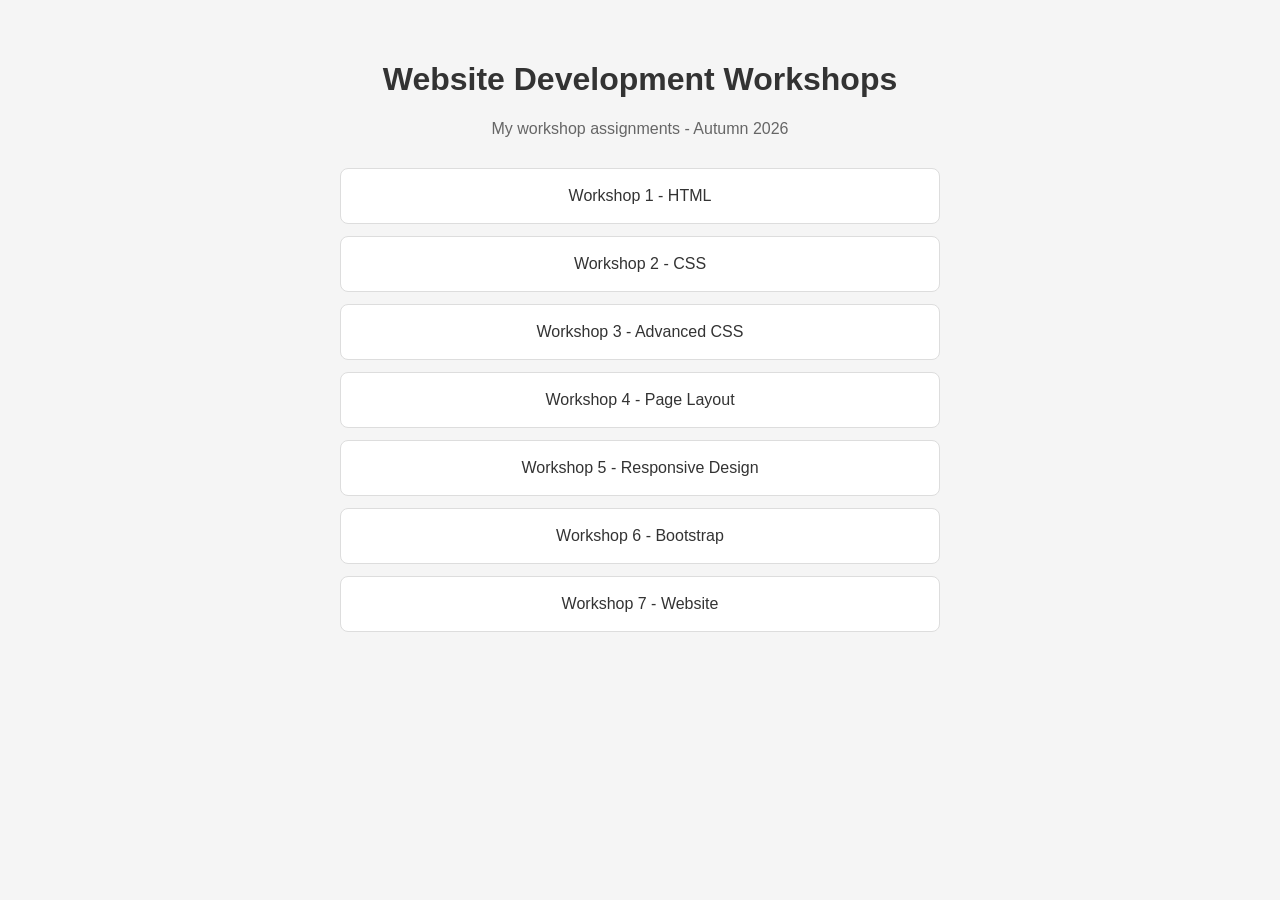
<file: index.html>
<!DOCTYPE html>
<html lang="en">
<head>
    <meta charset="UTF-8">
    <meta name="viewport" content="width=device-width, initial-scale=1.0">
    <title>Website Development Workshops</title>

    <style>
        body {
            font-family: Arial, sans-serif;
            background-color: #f5f5f5;
            margin: 0;
            padding: 40px 20px;
            text-align: center;
        }

        h1 {
            color: #333;
        }

        p {
            color: #666;
        }

        .container {
            max-width: 600px;
            margin: 30px auto;
        }

        a {
            display: block;
            background-color: white;
            color: #333;
            padding: 18px;
            margin: 12px 0;
            border-radius: 8px;
            text-decoration: none;
            border: 1px solid #ddd;
        }

        a:hover {
            background-color: #e8e8e8;
        }
    </style>
</head>

<body>
    <h1>Website Development Workshops</h1>
    <p>My workshop assignments - Autumn 2026</p>

    <div class="container">
        <a href="WS_01/index.html">Workshop 1 - HTML</a>
        <a href="WS_02/index.html">Workshop 2 - CSS</a>
        <a href="WS_03/index.html">Workshop 3 - Advanced CSS</a>
        <a href="WS_04/index.html">Workshop 4 - Page Layout</a>
        <a href="WS_05/index.html">Workshop 5 - Responsive Design</a>
        <a href="WS_06/index.html">Workshop 6 - Bootstrap</a>
        <a href="WS_07/index.html">Workshop 7 - Website</a>
    </div>
</body>
</html>
</file>
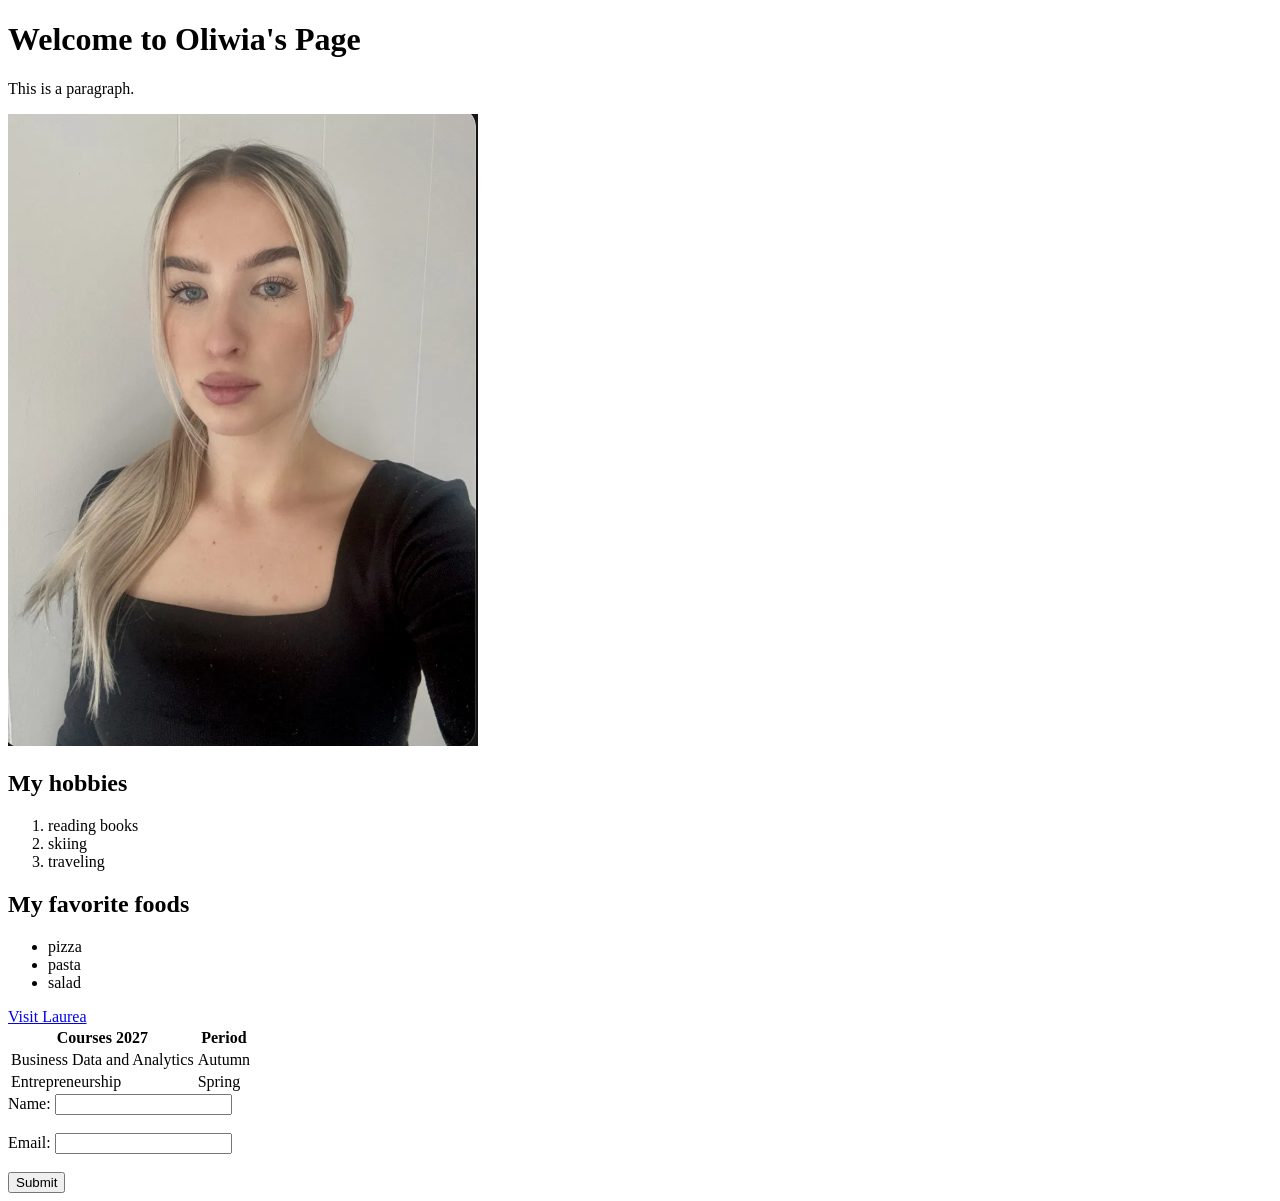
<file: WS_01/index.html>
<!DOCTYPE html>
    <html>
    <head>
        <title>My First HTML Page</title>
    </head>
    <body>
        <h1>Welcome to Oliwia's Page</h1>
        <p>This is a paragraph.</p>
        <img src="mypicture.jpg" alt="Description of image">

        <h2>My hobbies</h2>
    <ol>
        <li>reading books</li>
        <li>skiing</li>
        <li>traveling</li>
    </ol>
    
    <h2>My favorite foods</h2>
    <ul>
        <li>pizza</li>
        <li>pasta</li>
        <li>salad</li>
    </ul>

    <a href="https://www.laurea.fi">Visit Laurea</a>

    <table>
    <tr>
        <th>Courses 2027</th>
        <th>Period</th>
    </tr>
    <tr>
        <td>Business Data and Analytics</td>
        <td>Autumn</td>
    </tr>
    <tr>
        <td>Entrepreneurship</td>
        <td>Spring</td>
    </tr>
    </table>

    <form>
    <label for="name">Name:</label>
    <input type="text" id="name" name="name"><br><br>
    <label for="email">Email:</label>
    <input type="email" id="email" name="email"><br><br>
    <input type="submit" value="Submit">
    </form>


    </body>
    </html>
</file>
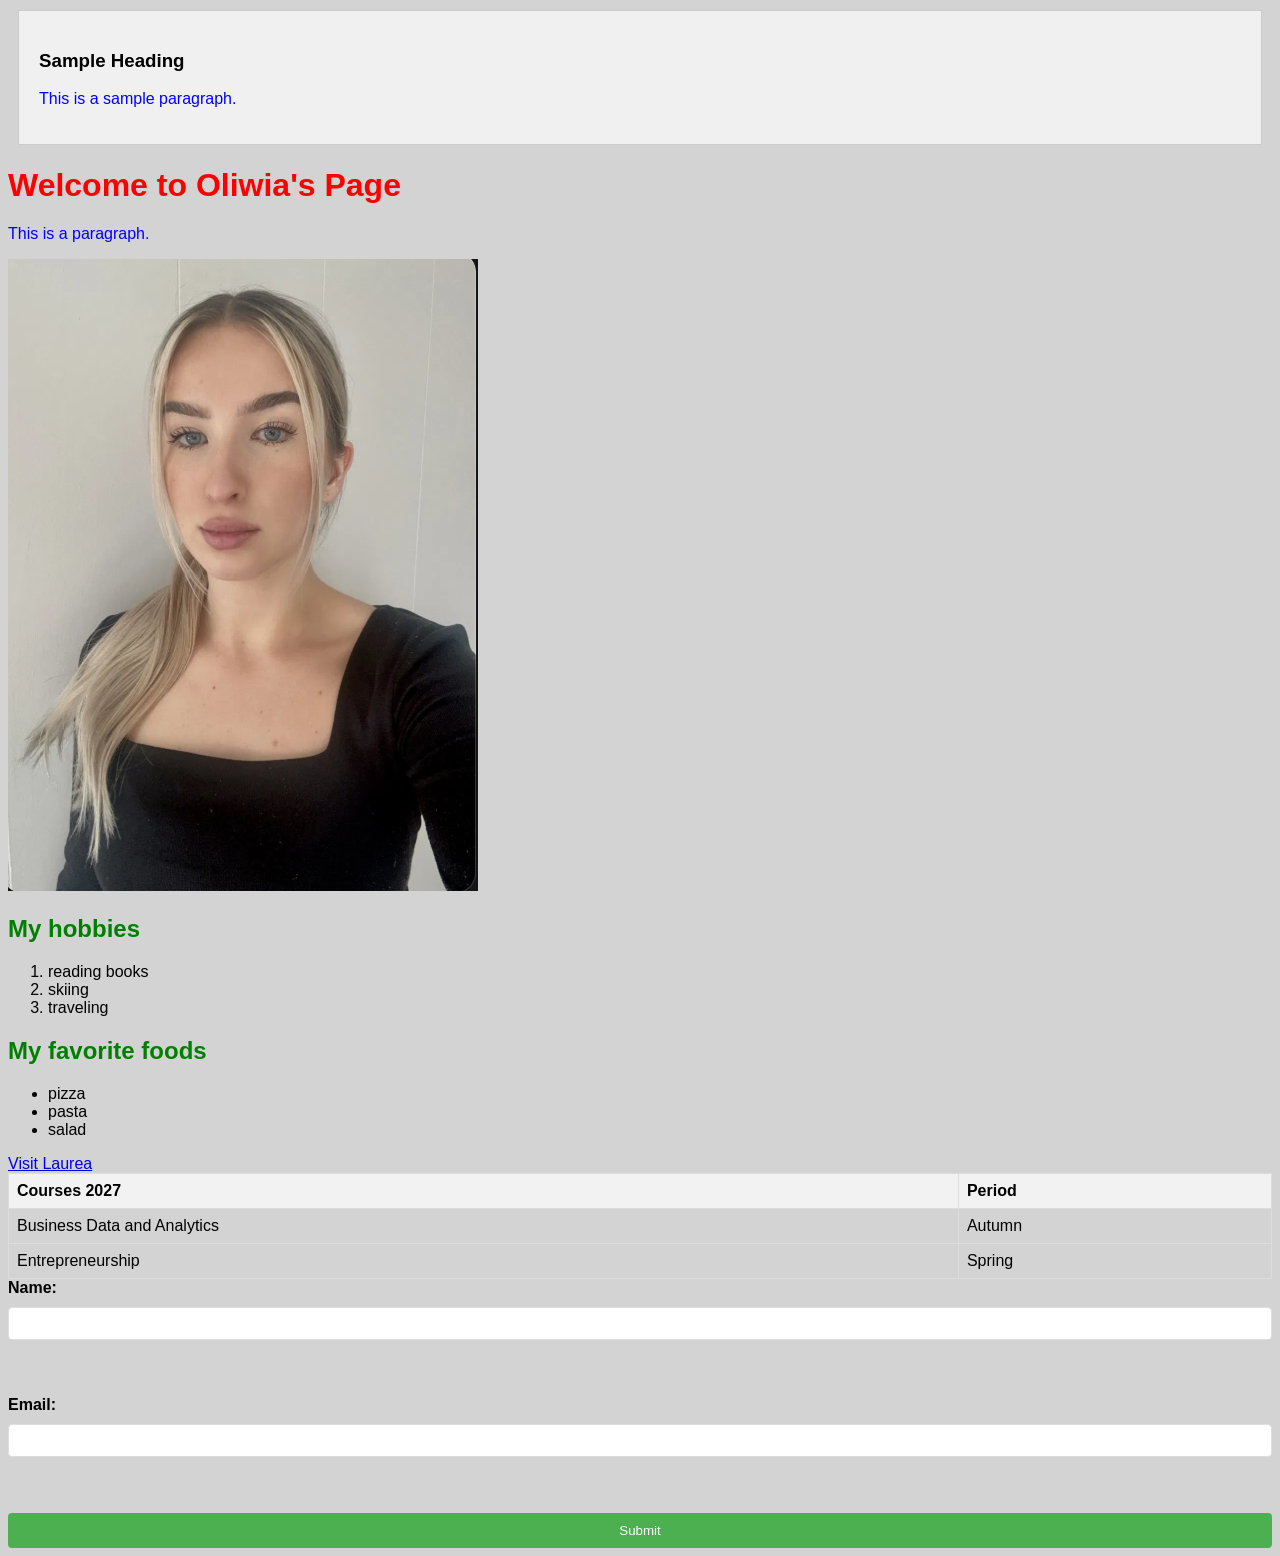
<file: WS_02/index.html>
<!DOCTYPE html>
    <html>
    <head>
        <title>My First HTML Page</title>
        <link rel="stylesheet" href="styles.css">

        <style>
            h2 {
                color: green;
        }
    </style>
    </head>
    <body>
        <div class="content-box">
             <h3>Sample Heading</h3>
            <p>This is a sample paragraph.</p>
        </div>
        <h1 style="color: red;">Welcome to Oliwia's Page</h1>
        <p>This is a paragraph.</p>
        <img src="mypicture.jpg" alt="Description of image">

        <h2>My hobbies</h2>
    <ol>
        <li>reading books</li>
        <li>skiing</li>
        <li>traveling</li>
    </ol>
    
    <h2>My favorite foods</h2>
    <ul>
        <li>pizza</li>
        <li>pasta</li>
        <li>salad</li>
    </ul>

    <a href="https://www.laurea.fi">Visit Laurea</a>

    <table>
    <tr>
        <th>Courses 2027</th>
        <th>Period</th>
    </tr>
    <tr>
        <td>Business Data and Analytics</td>
        <td>Autumn</td>
    </tr>
    <tr>
        <td>Entrepreneurship</td>
        <td>Spring</td>
    </tr>
    </table>

    <form>
    <label for="name">Name:</label>
    <input type="text" id="name" name="name"><br><br>
    <label for="email">Email:</label>
    <input type="email" id="email" name="email"><br><br>
    <input type="submit" value="Submit">
    </form>


    </body>
    </html>
</file>
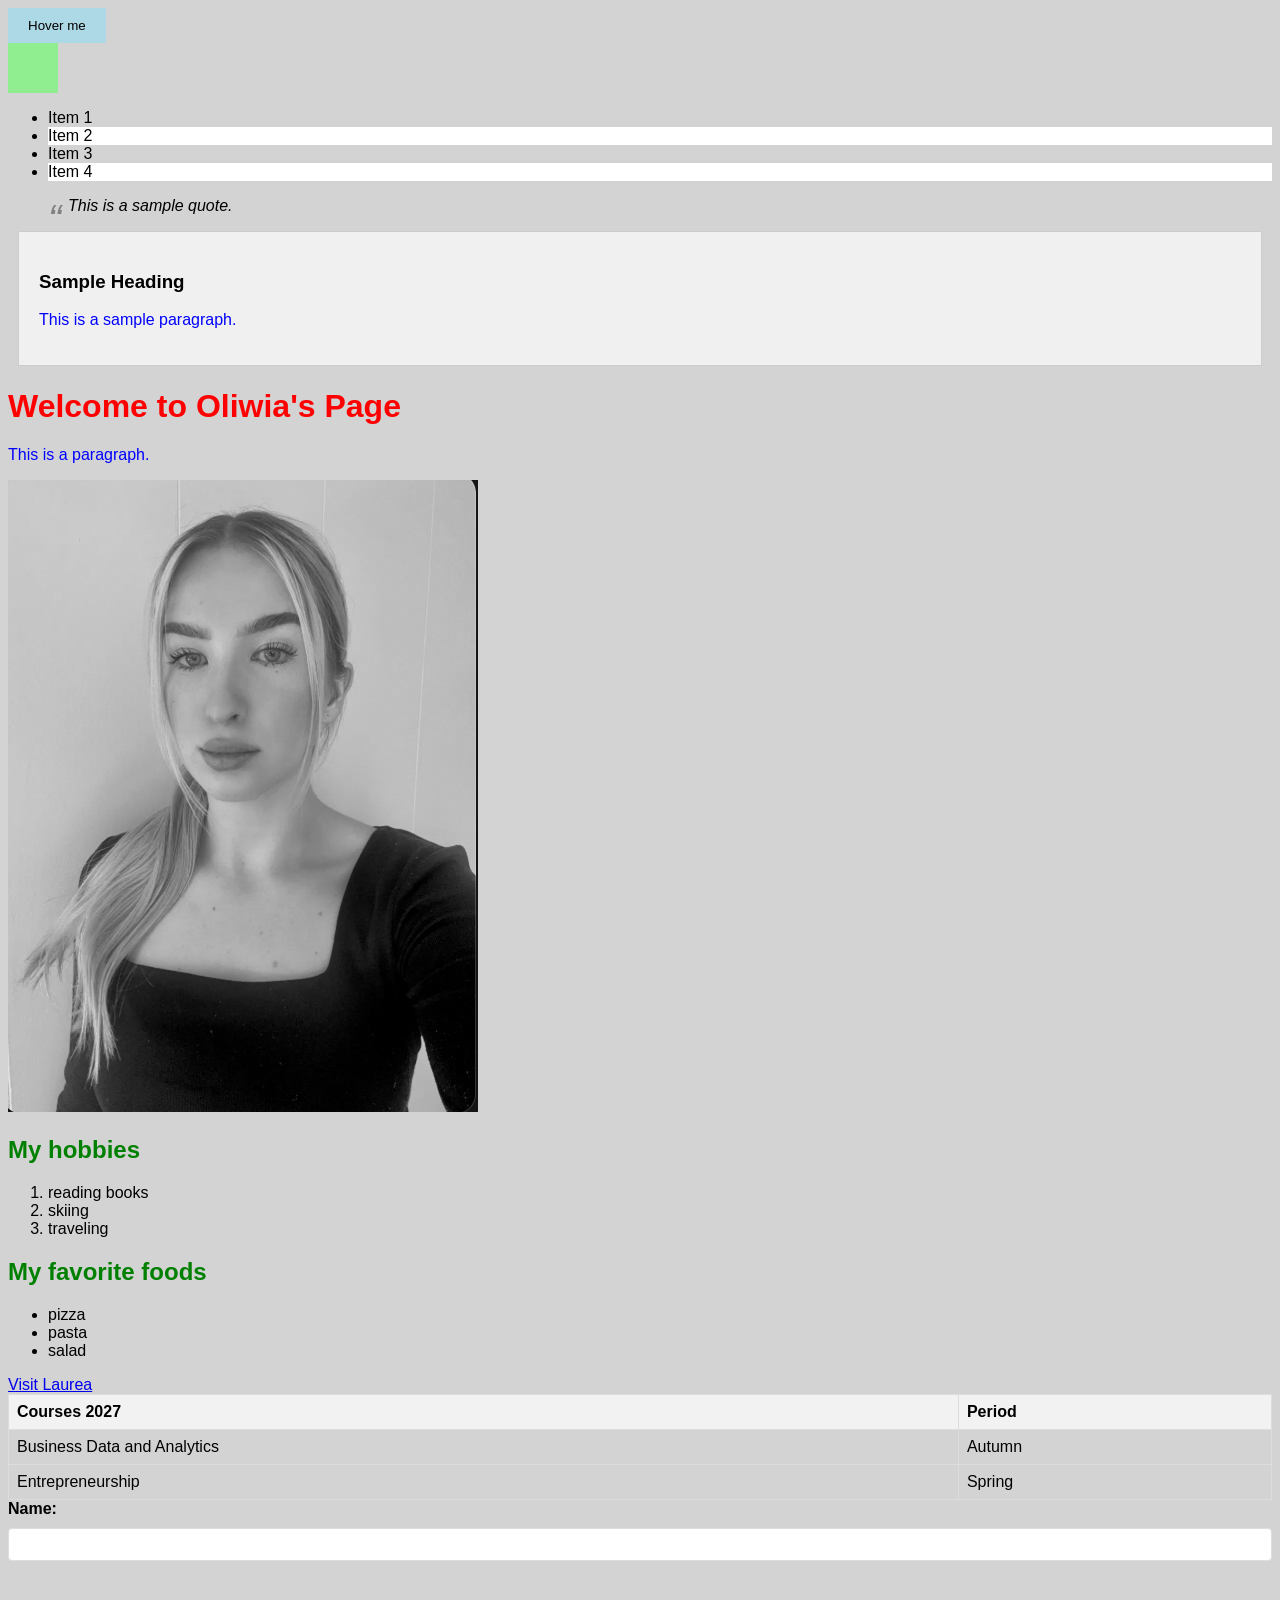
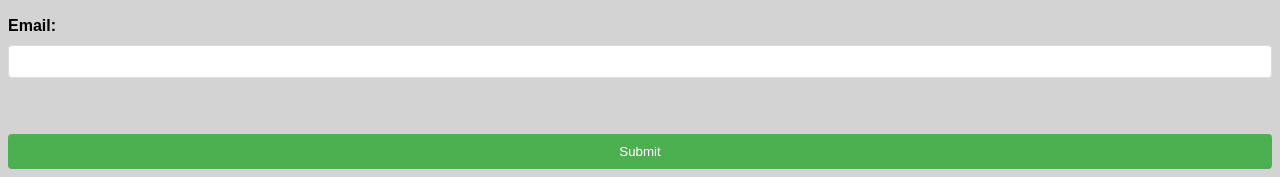
<file: WS_03/index.html>
<!DOCTYPE html>
    <html>
    <head>
        <title>My First HTML Page</title>
        <link rel="stylesheet" href="styles.css">

        <style>
            h2 {
                color: green;
        }
    </style>
    </head>
    <body>
        <button class="transition-button">Hover me</button>

        <div class="animation-box"></div>
        <ul class="pseudo-list">
            <li>Item 1</li>
            <li>Item 2</li>
            <li>Item 3</li>
            <li>Item 4</li>
        </ul>
        <blockquote class="quote">
             This is a sample quote.
        </blockquote>
        
        <div class="content-box">
             <h3>Sample Heading</h3>
            <p>This is a sample paragraph.</p>
        </div>
        <h1 style="color: red;">Welcome to Oliwia's Page</h1>
        <p>This is a paragraph.</p>
        <img src="mypicture.jpg" alt="Description of image" class="filter-image">

        <h2>My hobbies</h2>
    <ol>
        <li>reading books</li>
        <li>skiing</li>
        <li>traveling</li>
    </ol>
    
    <h2>My favorite foods</h2>
    <ul>
        <li>pizza</li>
        <li>pasta</li>
        <li>salad</li>
    </ul>

    <a href="https://www.laurea.fi">Visit Laurea</a>

    <table>
    <tr>
        <th>Courses 2027</th>
        <th>Period</th>
    </tr>
    <tr>
        <td>Business Data and Analytics</td>
        <td>Autumn</td>
    </tr>
    <tr>
        <td>Entrepreneurship</td>
        <td>Spring</td>
    </tr>
    </table>

    <form>
    <label for="name">Name:</label>
    <input type="text" id="name" name="name"><br><br>
    <label for="email">Email:</label>
    <input type="email" id="email" name="email"><br><br>
    <input type="submit" value="Submit">
    </form>


    </body>
    </html>
</file>
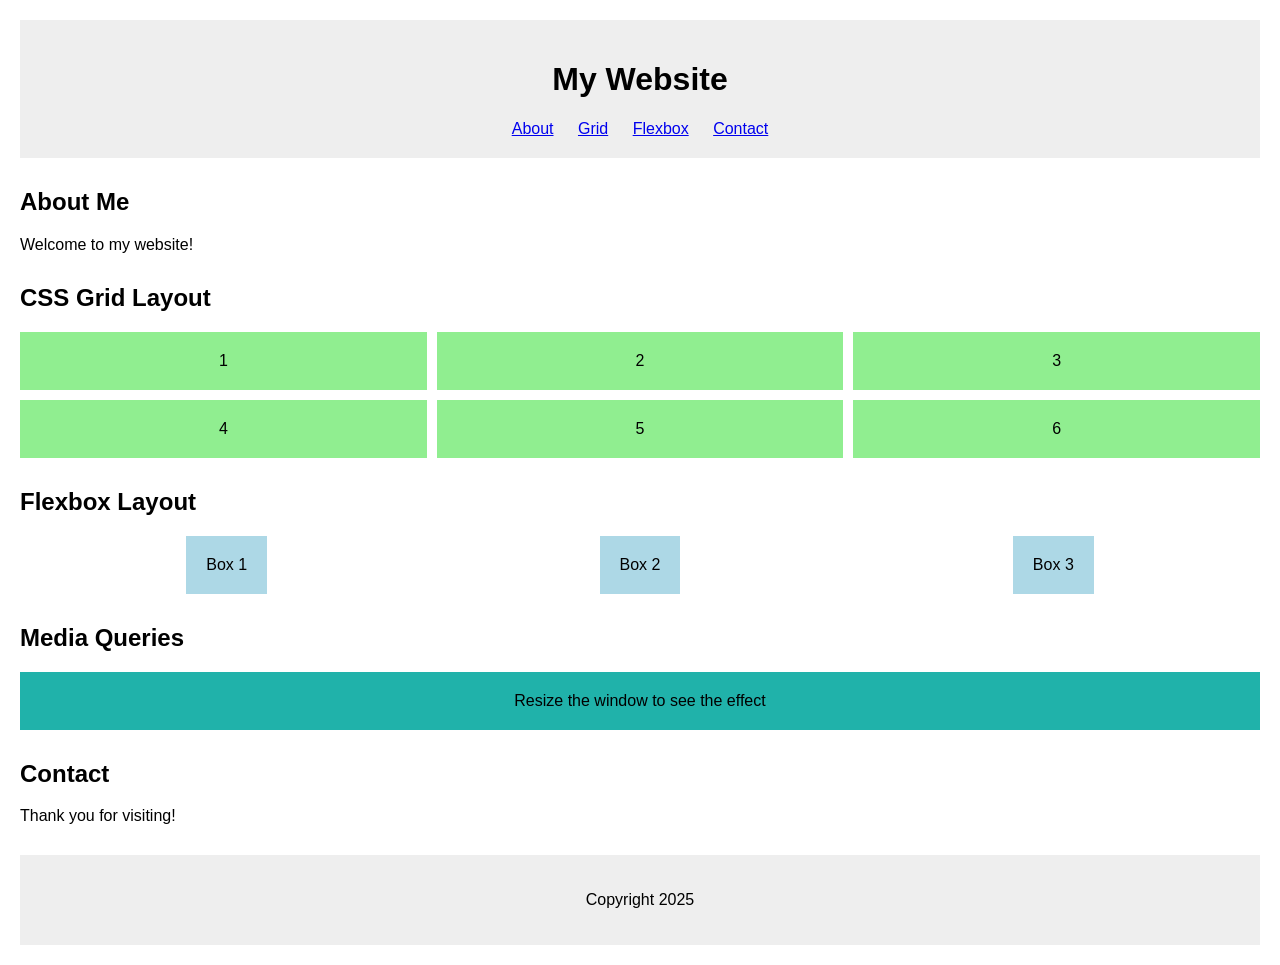
<file: WS_04/index.html>
<!DOCTYPE html>
<html lang="en">
<head>
  <meta charset="UTF-8">
  <meta name="viewport" content="width=device-width, initial-scale=1.0">
  <title>Workshop 4 - Page Layout</title>
  <link rel="stylesheet" href="style.css">
</head>
<body>

  <header>
    <h1>My Website</h1>
    <nav>
      <a href="#about">About</a>
      <a href="#grid">Grid</a>
      <a href="#flexbox">Flexbox</a>
      <a href="#contact">Contact</a>
    </nav>
  </header>

  <main>
    <section id="about">
      <h2>About Me</h2>
      <p>Welcome to my website!</p>
    </section>

    <section id="grid">
      <h2>CSS Grid Layout</h2>
      <div class="grid-container">
        <div class="grid-item">1</div>
        <div class="grid-item">2</div>
        <div class="grid-item">3</div>
        <div class="grid-item">4</div>
        <div class="grid-item">5</div>
        <div class="grid-item">6</div>
      </div>
    </section>

    <section id="flexbox">
      <h2>Flexbox Layout</h2>
      <div class="flex-container">
        <div class="box">Box 1</div>
        <div class="box">Box 2</div>
        <div class="box">Box 3</div>
      </div>
    </section>

    <section>
      <h2>Media Queries</h2>
      <div class="responsive-box">
        Resize the window to see the effect
      </div>
    </section>

    <section id="contact">
      <h2>Contact</h2>
      <p>Thank you for visiting!</p>
    </section>
  </main>

  <footer>
    <p>Copyright 2025</p>
  </footer>

</body>
</html>
</file>
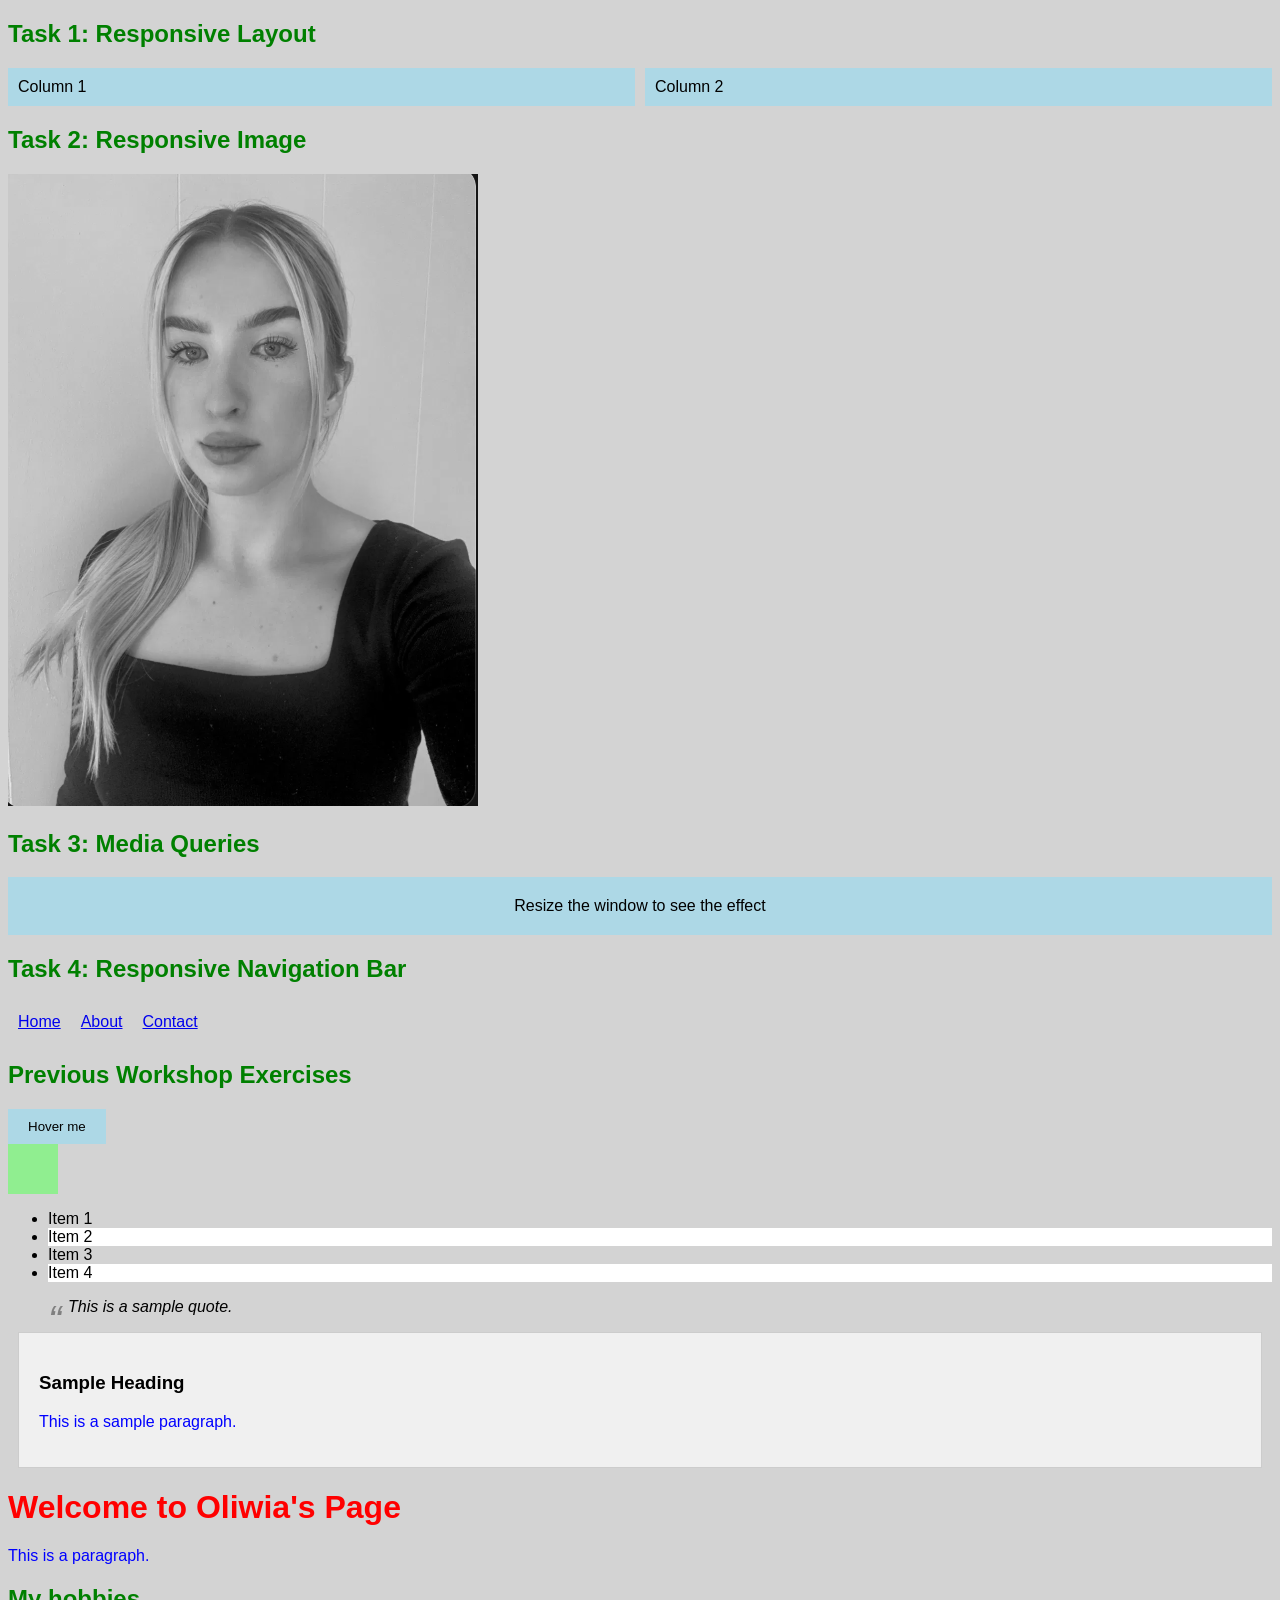
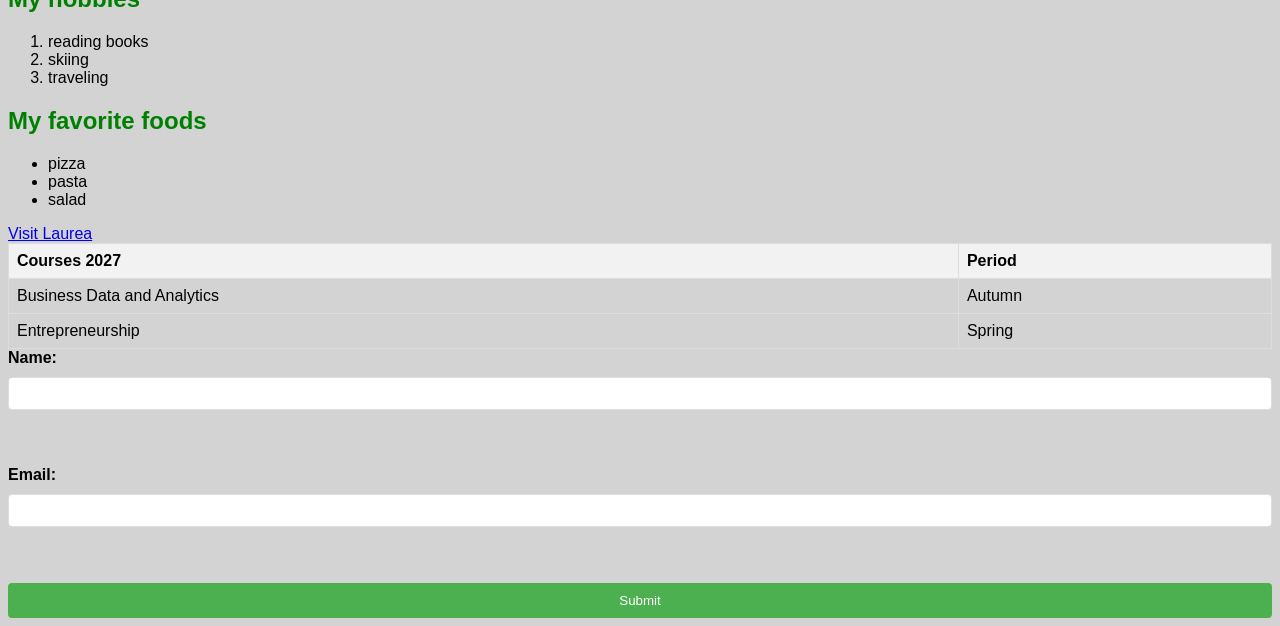
<file: WS_05/index.html>
<!DOCTYPE html>
<html lang="en">

<head>
    <meta charset="UTF-8">
    <meta name="viewport" content="width=device-width, initial-scale=1.0">

    <title>Workshop 5 - Responsive Design</title>
    <link rel="stylesheet" href="styles.css">

    <style>
        h2 {
            color: green;
        }
    </style>
</head>

<body>

    <!-- TASK 1: RESPONSIVE LAYOUT -->

    <h2>Task 1: Responsive Layout</h2>

    <div class="responsive-container">
        <div class="column">Column 1</div>
        <div class="column">Column 2</div>
    </div>


    <!-- TASK 2: RESPONSIVE IMAGE -->

    <h2>Task 2: Responsive Image</h2>

    <img src="mypicture.jpg"
         alt="My picture"
         class="filter-image responsive-image">


    <!-- TASK 3: MEDIA QUERIES -->

    <h2>Task 3: Media Queries</h2>

    <div class="media-query-box">
        Resize the window to see the effect
    </div>


    <!-- TASK 4: RESPONSIVE NAVIGATION BAR -->

    <h2>Task 4: Responsive Navigation Bar</h2>

    <nav class="responsive-nav">

        <button class="menu-toggle"
                type="button"
                aria-expanded="false"
                aria-controls="mobile-nav">
            ☰ Menu
        </button>

        <ul class="nav-list" id="mobile-nav">
            <li><a href="#">Home</a></li>
            <li><a href="#">About</a></li>
            <li><a href="#">Contact</a></li>
        </ul>

    </nav>


    <!-- PREVIOUS WORKSHOP EXERCISES -->

    <h2>Previous Workshop Exercises</h2>

    <!-- CSS Transition -->

    <button class="transition-button">
        Hover me
    </button>


    <!-- CSS Animation -->

    <div class="animation-box"></div>


    <!-- CSS Pseudo-classes -->

    <ul class="pseudo-list">
        <li>Item 1</li>
        <li>Item 2</li>
        <li>Item 3</li>
        <li>Item 4</li>
    </ul>


    <!-- CSS Pseudo-elements -->

    <blockquote class="quote">
        This is a sample quote.
    </blockquote>


    <!-- Content Box -->

    <div class="content-box">
        <h3>Sample Heading</h3>
        <p>This is a sample paragraph.</p>
    </div>


    <!-- PERSONAL PAGE CONTENT -->

    <h1 style="color: red;">
        Welcome to Oliwia's Page
    </h1>

    <p>This is a paragraph.</p>


    <!-- Hobbies -->

    <h2>My hobbies</h2>

    <ol>
        <li>reading books</li>
        <li>skiing</li>
        <li>traveling</li>
    </ol>


    <!-- Favorite Foods -->

    <h2>My favorite foods</h2>

    <ul>
        <li>pizza</li>
        <li>pasta</li>
        <li>salad</li>
    </ul>


    <!-- External Link -->

    <a href="https://www.laurea.fi">
        Visit Laurea
    </a>


    <!-- Table -->

    <table>
        <tr>
            <th>Courses 2027</th>
            <th>Period</th>
        </tr>

        <tr>
            <td>Business Data and Analytics</td>
            <td>Autumn</td>
        </tr>

        <tr>
            <td>Entrepreneurship</td>
            <td>Spring</td>
        </tr>
    </table>


    <!-- Form -->

    <form>

        <label for="name">Name:</label>
        <input type="text" id="name" name="name">

        <br><br>

        <label for="email">Email:</label>
        <input type="email" id="email" name="email">

        <br><br>

        <input type="submit" value="Submit">

    </form>


    <!-- JAVASCRIPT: RESPONSIVE MENU -->

    <script>
        const menuButton = document.querySelector(".menu-toggle");
        const navList = document.querySelector(".responsive-nav .nav-list");

        menuButton.addEventListener("click", () => {
            const isOpen = navList.classList.toggle("active");

            menuButton.setAttribute("aria-expanded", isOpen);
        });
    </script>

</body>
</html>
</file>
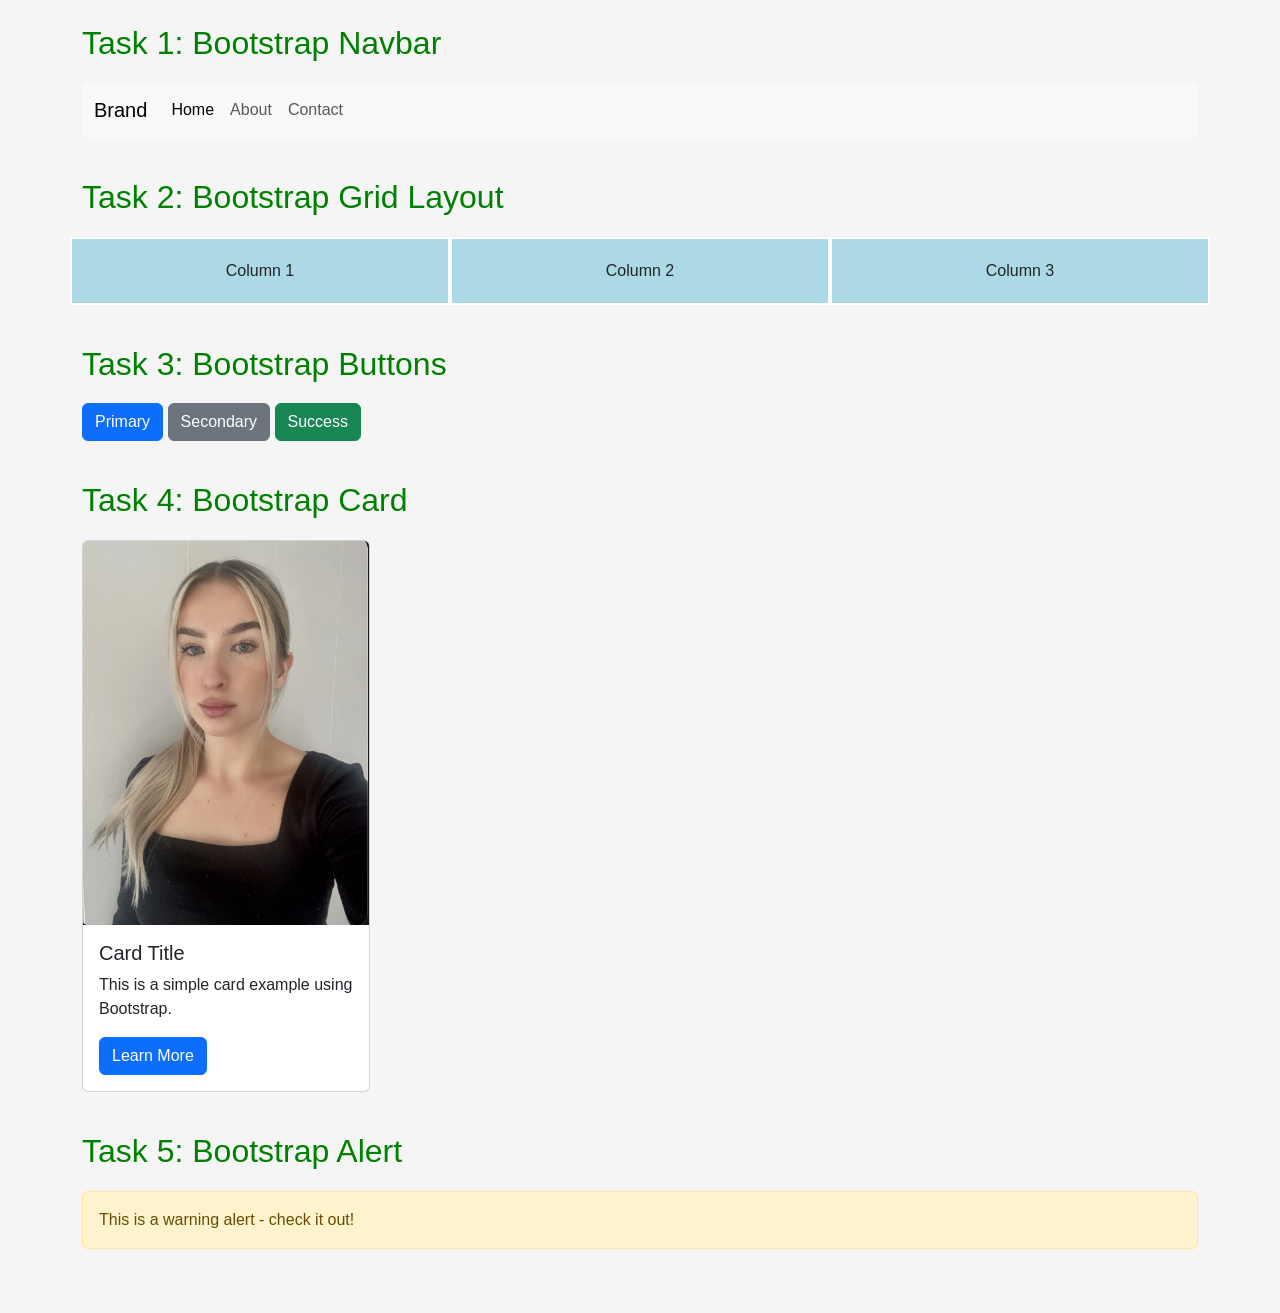
<file: WS_06/index.html>
<!DOCTYPE html>
<html lang="en">

<head>
    <meta charset="UTF-8">
    <meta name="viewport" content="width=device-width, initial-scale=1.0">

    <title>Workshop 6 - Bootstrap</title>

    <link href="https://cdn.jsdelivr.net/npm/bootstrap@5.3.0/dist/css/bootstrap.min.css" rel="stylesheet">

    <style>
        body {
            background-color: #f5f5f5;
            font-family: Arial, sans-serif;
        }

        h2 {
            color: green;
            margin-bottom: 20px;
        }

        section {
            margin-bottom: 40px;
        }

        .grid-column {
            background-color: lightblue;
            padding: 20px;
            text-align: center;
            border: 2px solid white;
        }
    </style>
</head>

<body>

    <main class="container py-4">

        <!-- TASK 1: BOOTSTRAP NAVBAR -->

        <section>
            <h2>Task 1: Bootstrap Navbar</h2>

            <nav class="navbar navbar-expand-lg navbar-light bg-light rounded">
                <div class="container-fluid">

                    <a class="navbar-brand" href="#">Brand</a>

                    <button class="navbar-toggler" type="button"
                        data-bs-toggle="collapse"
                        data-bs-target="#navbarNav"
                        aria-controls="navbarNav"
                        aria-expanded="false"
                        aria-label="Toggle navigation">

                        <span class="navbar-toggler-icon"></span>
                    </button>

                    <div class="collapse navbar-collapse" id="navbarNav">

                        <ul class="navbar-nav me-auto mb-2 mb-lg-0">
                            <li class="nav-item">
                                <a class="nav-link active" aria-current="page" href="#">Home</a>
                            </li>

                            <li class="nav-item">
                                <a class="nav-link" href="#">About</a>
                            </li>

                            <li class="nav-item">
                                <a class="nav-link" href="#">Contact</a>
                            </li>
                        </ul>

                    </div>
                </div>
            </nav>
        </section>


        <!-- TASK 2: BOOTSTRAP GRID -->

        <section>
            <h2>Task 2: Bootstrap Grid Layout</h2>

            <div class="row">
                <div class="col-md-4 col-12 grid-column">
                    Column 1
                </div>

                <div class="col-md-4 col-12 grid-column">
                    Column 2
                </div>

                <div class="col-md-4 col-12 grid-column">
                    Column 3
                </div>
            </div>
        </section>


        <!-- TASK 3: BOOTSTRAP BUTTONS -->

        <section>
            <h2>Task 3: Bootstrap Buttons</h2>

            <button type="button" class="btn btn-primary">
                Primary
            </button>

            <button type="button" class="btn btn-secondary">
                Secondary
            </button>

            <button type="button" class="btn btn-success">
                Success
            </button>
        </section>


        <!-- TASK 4: BOOTSTRAP CARD -->

        <section>
            <h2>Task 4: Bootstrap Card</h2>

            <div class="card" style="width: 18rem; max-width: 100%;">

                <img src="mypicture.jpg"
                    class="card-img-top"
                    alt="Example image for Bootstrap card">

                <div class="card-body">

                    <h5 class="card-title">Card Title</h5>

                    <p class="card-text">
                        This is a simple card example using Bootstrap.
                    </p>

                    <a href="#" class="btn btn-primary">
                        Learn More
                    </a>

                </div>
            </div>
        </section>


        <!-- TASK 5: BOOTSTRAP ALERT -->

        <section>
            <h2>Task 5: Bootstrap Alert</h2>

            <div class="alert alert-warning" role="alert">
                This is a warning alert - check it out!
            </div>
        </section>

    </main>


    <!-- BOOTSTRAP JAVASCRIPT -->

    <script src="https://cdn.jsdelivr.net/npm/bootstrap@5.3.0/dist/js/bootstrap.bundle.min.js"></script>

</body>
</html>
</file>
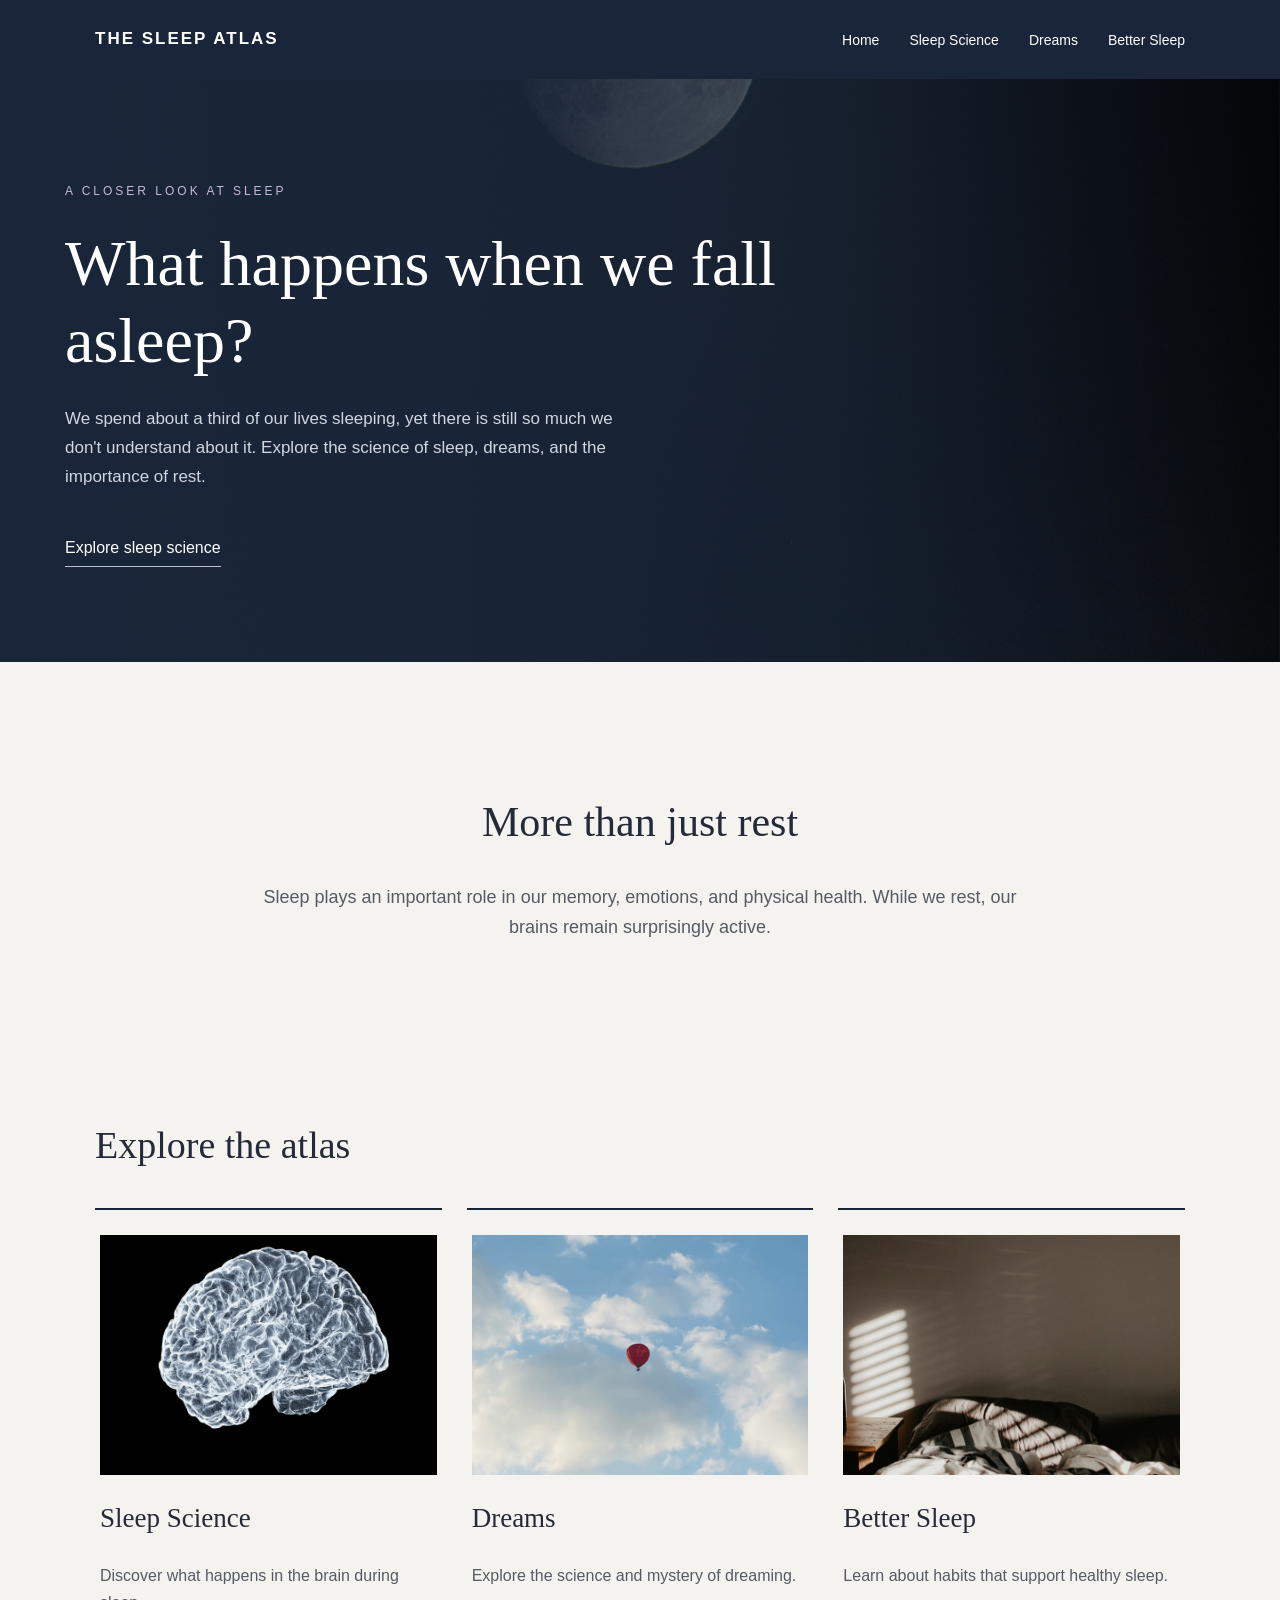
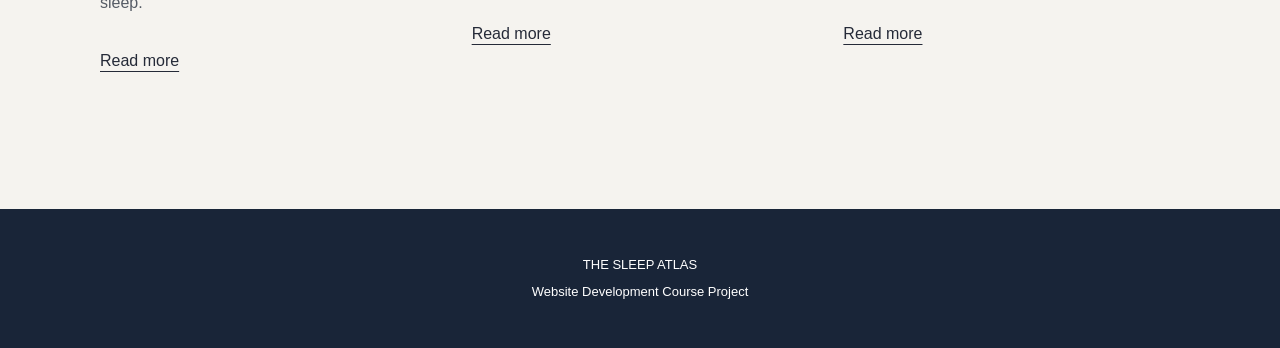
<file: WS_07/index.html>
<!doctype html>
<html lang="en">
  <head>
    <meta charset="UTF-8">
    <meta name="viewport" content="width=device-width, initial-scale=1.0">
    <title>The Sleep Atlas | Home</title>
    <link rel="stylesheet" href="style.css" />
  </head>
  <body>
    <header>
      <nav class="navbar">
        <a href="index.html" class="logo">THE SLEEP ATLAS</a>

        <ul class="nav-links">
          <li><a href="index.html">Home</a></li>
          <li><a href="science.html">Sleep Science</a></li>
          <li><a href="dreams.html">Dreams</a></li>
          <li><a href="better-sleep.html">Better Sleep</a></li>
        </ul>
      </nav>
    </header>

    <main>
      <section class="hero">
        <div class="hero-content">
          <p class="subtitle">A CLOSER LOOK AT SLEEP</p>
          <h1>What happens when we fall asleep?</h1>
          <p>
            We spend about a third of our lives sleeping, yet there is still so
            much we don't understand about it. Explore the science of sleep,
            dreams, and the importance of rest.
          </p>
          <a href="science.html" class="hero-link"> Explore sleep science </a>
        </div>
      </section>

      <section class="introduction">
        <h2>More than just rest</h2>
        <p>
          Sleep plays an important role in our memory, emotions, and physical
          health. While we rest, our brains remain surprisingly active.
        </p>
      </section>

      <section class="explore">
        <h2>Explore the atlas</h2>

        <div class="explore-grid">
          <article>
            <img
              src="images/science.jpg"
              alt="Illustration of the human brain"
            />
            <h3>Sleep Science</h3>
            <p>Discover what happens in the brain during sleep.</p>
            <a href="science.html">Read more</a>
          </article>

          <article>
            <img src="images/dreams.jpg" alt="Dreamlike clouds in the sky" />
            <h3>Dreams</h3>
            <p>Explore the science and mystery of dreaming.</p>
            <a href="dreams.html">Read more</a>
          </article>

          <article>
            <img src="images/bedroom.jpg" alt="A peaceful bedroom" />
            <h3>Better Sleep</h3>
            <p>Learn about habits that support healthy sleep.</p>
            <a href="better-sleep.html">Read more</a>
          </article>
        </div>
      </section>
    </main>

    <footer>
      <p>THE SLEEP ATLAS</p>
      <p>Website Development Course Project</p>
    </footer>
  </body>
</html>
</file>
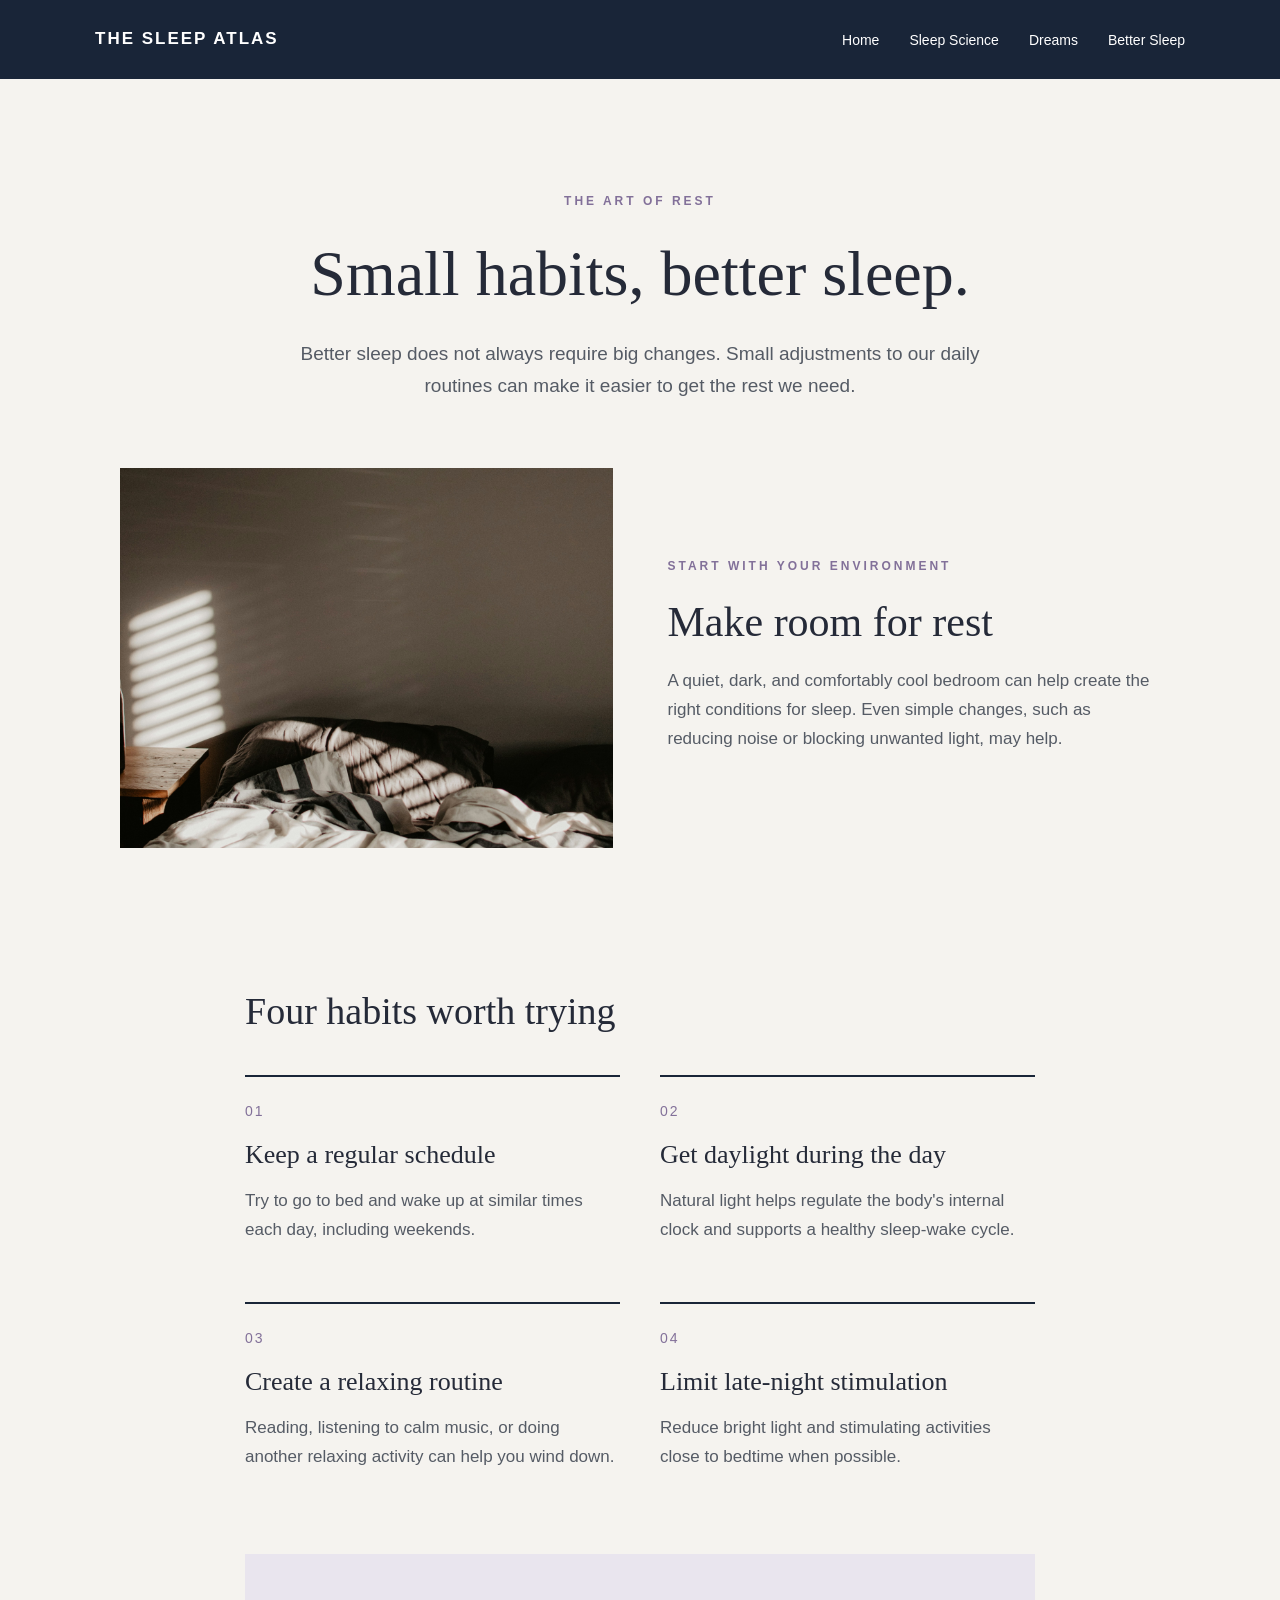
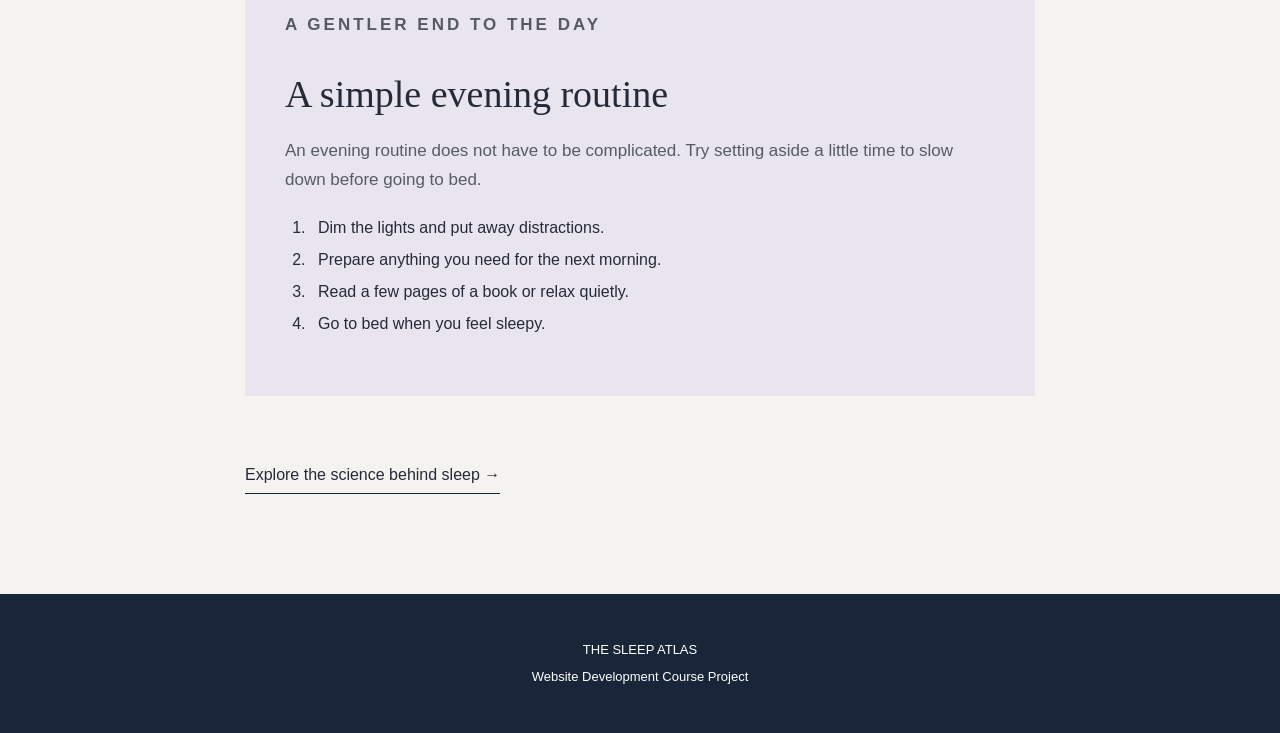
<file: WS_07/better-sleep.html>
<!DOCTYPE html>
<html lang="en">
<head>
    <meta charset="UTF-8">
    <meta name="viewport" content="width=device-width, initial-scale=1.0">
    <title>Better Sleep | The Sleep Atlas</title>
    <link rel="stylesheet" href="style.css">
</head>
<body>

    <header>
        <nav class="navbar">
            <a href="index.html" class="logo">THE SLEEP ATLAS</a>

            <ul class="nav-links">
                <li><a href="index.html">Home</a></li>
                <li><a href="science.html">Sleep Science</a></li>
                <li><a href="dreams.html">Dreams</a></li>
                <li><a href="better-sleep.html" aria-current="page">Better Sleep</a></li>
            </ul>
        </nav>
    </header>

    <main class="article-page">

        <section class="article-header">
            <p class="article-label">THE ART OF REST</p>
            <h1>Small habits, better sleep.</h1>
            <p class="article-intro">
                Better sleep does not always require big changes.
                Small adjustments to our daily routines can
                make it easier to get the rest we need.
            </p>
        </section>

        <section class="better-sleep-feature">
            <img src="images/bedroom.jpg"
                 alt="A peaceful bedroom with natural light">

            <div>
                <p class="article-label">START WITH YOUR ENVIRONMENT</p>
                <h2>Make room for rest</h2>
                <p>
                    A quiet, dark, and comfortably cool bedroom
                    can help create the right conditions for sleep.
                    Even simple changes, such as reducing noise
                    or blocking unwanted light, may help.
                </p>
            </div>
        </section>

        <article class="article-content">

            <section>
                <h2>Four habits worth trying</h2>

                <div class="sleep-tips">
                    <div>
                        <span class="stage-number">01</span>
                        <h3>Keep a regular schedule</h3>
                        <p>
                            Try to go to bed and wake up at
                            similar times each day, including
                            weekends.
                        </p>
                    </div>

                    <div>
                        <span class="stage-number">02</span>
                        <h3>Get daylight during the day</h3>
                        <p>
                            Natural light helps regulate the
                            body's internal clock and supports
                            a healthy sleep-wake cycle.
                        </p>
                    </div>

                    <div>
                        <span class="stage-number">03</span>
                        <h3>Create a relaxing routine</h3>
                        <p>
                            Reading, listening to calm music,
                            or doing another relaxing activity
                            can help you wind down.
                        </p>
                    </div>

                    <div>
                        <span class="stage-number">04</span>
                        <h3>Limit late-night stimulation</h3>
                        <p>
                            Reduce bright light and stimulating
                            activities close to bedtime when
                            possible.
                        </p>
                    </div>
                </div>
            </section>

            <section class="evening-routine">
                <p class="article-label">A GENTLER END TO THE DAY</p>
                <h2>A simple evening routine</h2>
                <p>
                    An evening routine does not have to be
                    complicated. Try setting aside a little
                    time to slow down before going to bed.
                </p>

                <ol>
                    <li>Dim the lights and put away distractions.</li>
                    <li>Prepare anything you need for the next morning.</li>
                    <li>Read a few pages of a book or relax quietly.</li>
                    <li>Go to bed when you feel sleepy.</li>
                </ol>
            </section>

            <a class="next-article" href="science.html">
                Explore the science behind sleep →
            </a>

        </article>
    </main>

    <footer>
        <p>THE SLEEP ATLAS</p>
        <p>Website Development Course Project</p>
    </footer>

</body>
</html>
</file>
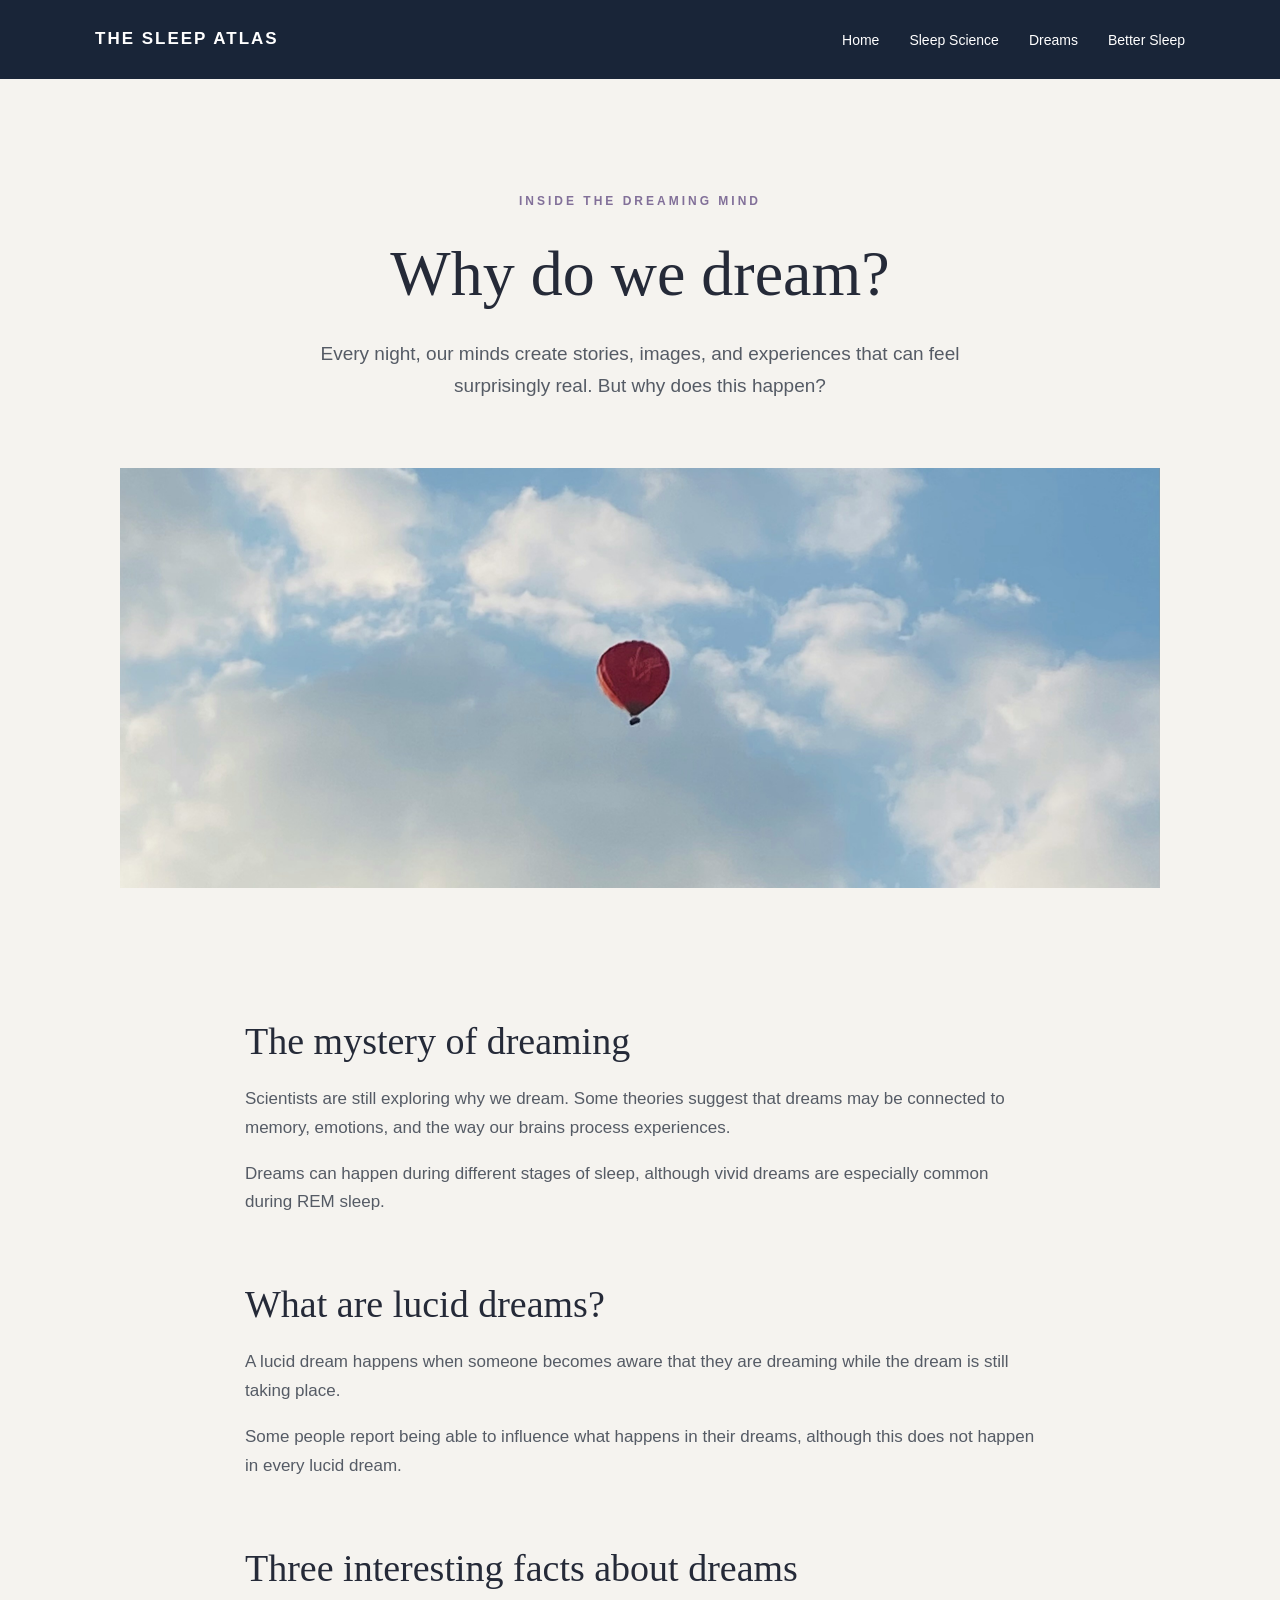
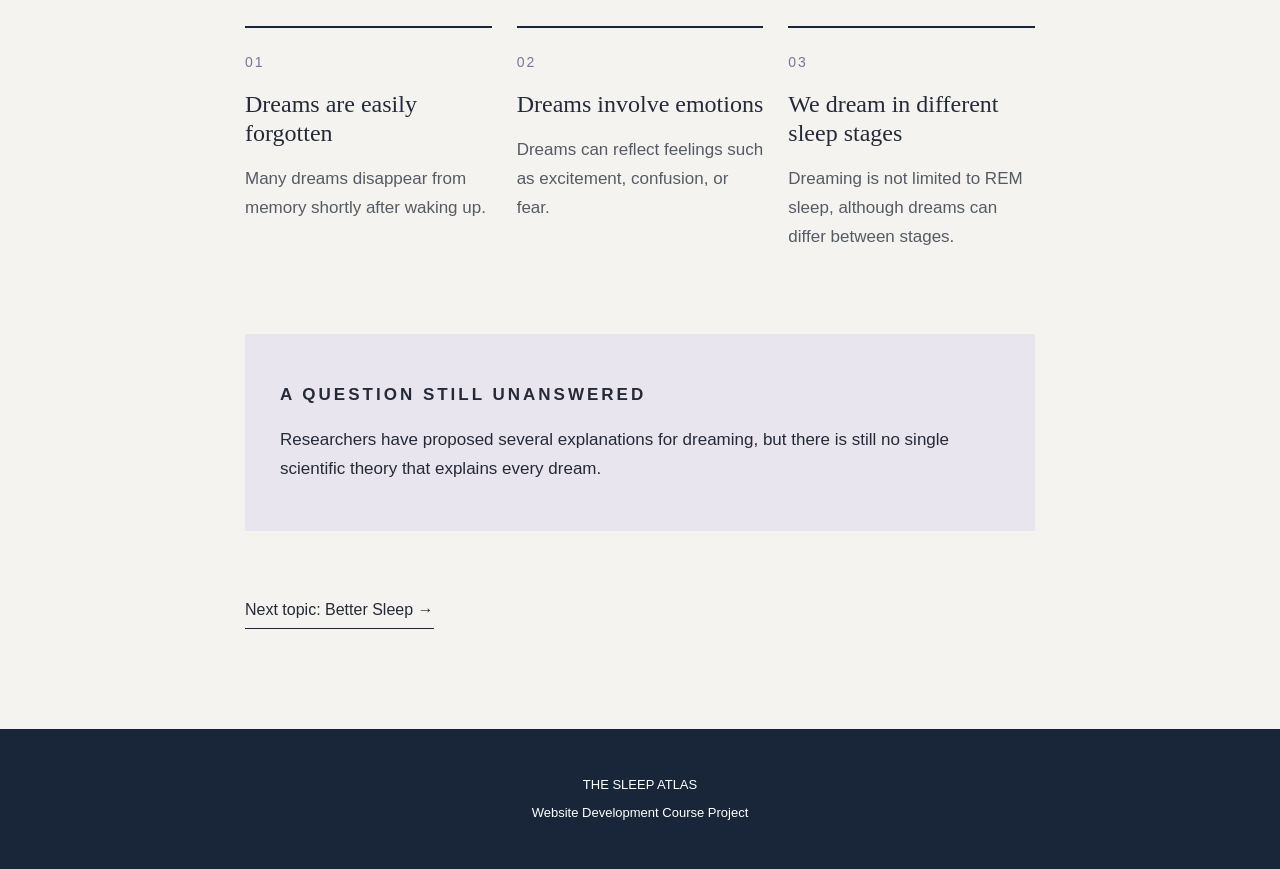
<file: WS_07/dreams.html>
<!DOCTYPE html>
<html lang="en">
<head>
    <meta charset="UTF-8">
    <meta name="viewport" content="width=device-width, initial-scale=1.0">
    <title>Dreams | The Sleep Atlas</title>
    <link rel="stylesheet" href="style.css">
</head>
<body>

    <header>
        <nav class="navbar">
            <a href="index.html" class="logo">THE SLEEP ATLAS</a>

            <ul class="nav-links">
                <li><a href="index.html">Home</a></li>
                <li><a href="science.html">Sleep Science</a></li>
                <li><a href="dreams.html" aria-current="page">Dreams</a></li>
                <li><a href="better-sleep.html">Better Sleep</a></li>
            </ul>
        </nav>
    </header>

    <main class="article-page">

        <section class="article-header">
            <p class="article-label">INSIDE THE DREAMING MIND</p>
            <h1>Why do we dream?</h1>
            <p class="article-intro">
                Every night, our minds create stories, images,
                and experiences that can feel surprisingly real.
                But why does this happen?
            </p>
        </section>

        <div class="dreams-image">
            <img src="images/dreams.jpg"
                 alt="Clouds floating across the sky">
        </div>

        <article class="article-content">

            <section>
                <h2>The mystery of dreaming</h2>
                <p>
                    Scientists are still exploring why we dream.
                    Some theories suggest that dreams may be
                    connected to memory, emotions, and the way
                    our brains process experiences.
                </p>
                <p>
                    Dreams can happen during different stages
                    of sleep, although vivid dreams are
                    especially common during REM sleep.
                </p>
            </section>

            <section>
                <h2>What are lucid dreams?</h2>
                <p>
                    A lucid dream happens when someone becomes
                    aware that they are dreaming while the dream
                    is still taking place.
                </p>
                <p>
                    Some people report being able to influence
                    what happens in their dreams, although
                    this does not happen in every lucid dream.
                </p>
            </section>

            <section>
                <h2>Three interesting facts about dreams</h2>

                <div class="dream-facts">
                    <div>
                        <span class="stage-number">01</span>
                        <h3>Dreams are easily forgotten</h3>
                        <p>
                            Many dreams disappear from memory
                            shortly after waking up.
                        </p>
                    </div>

                    <div>
                        <span class="stage-number">02</span>
                        <h3>Dreams involve emotions</h3>
                        <p>
                            Dreams can reflect feelings such
                            as excitement, confusion, or fear.
                        </p>
                    </div>

                    <div>
                        <span class="stage-number">03</span>
                        <h3>We dream in different sleep stages</h3>
                        <p>
                            Dreaming is not limited to REM sleep,
                            although dreams can differ between stages.
                        </p>
                    </div>
                </div>
            </section>

            <aside class="science-fact">
                <p class="article-label">A QUESTION STILL UNANSWERED</p>
                <p>
                    Researchers have proposed several explanations
                    for dreaming, but there is still no single
                    scientific theory that explains every dream.
                </p>
            </aside>

            <a class="next-article" href="better-sleep.html">
                Next topic: Better Sleep →
            </a>

        </article>
    </main>

    <footer>
        <p>THE SLEEP ATLAS</p>
        <p>Website Development Course Project</p>
    </footer>

</body>
</html>
</file>
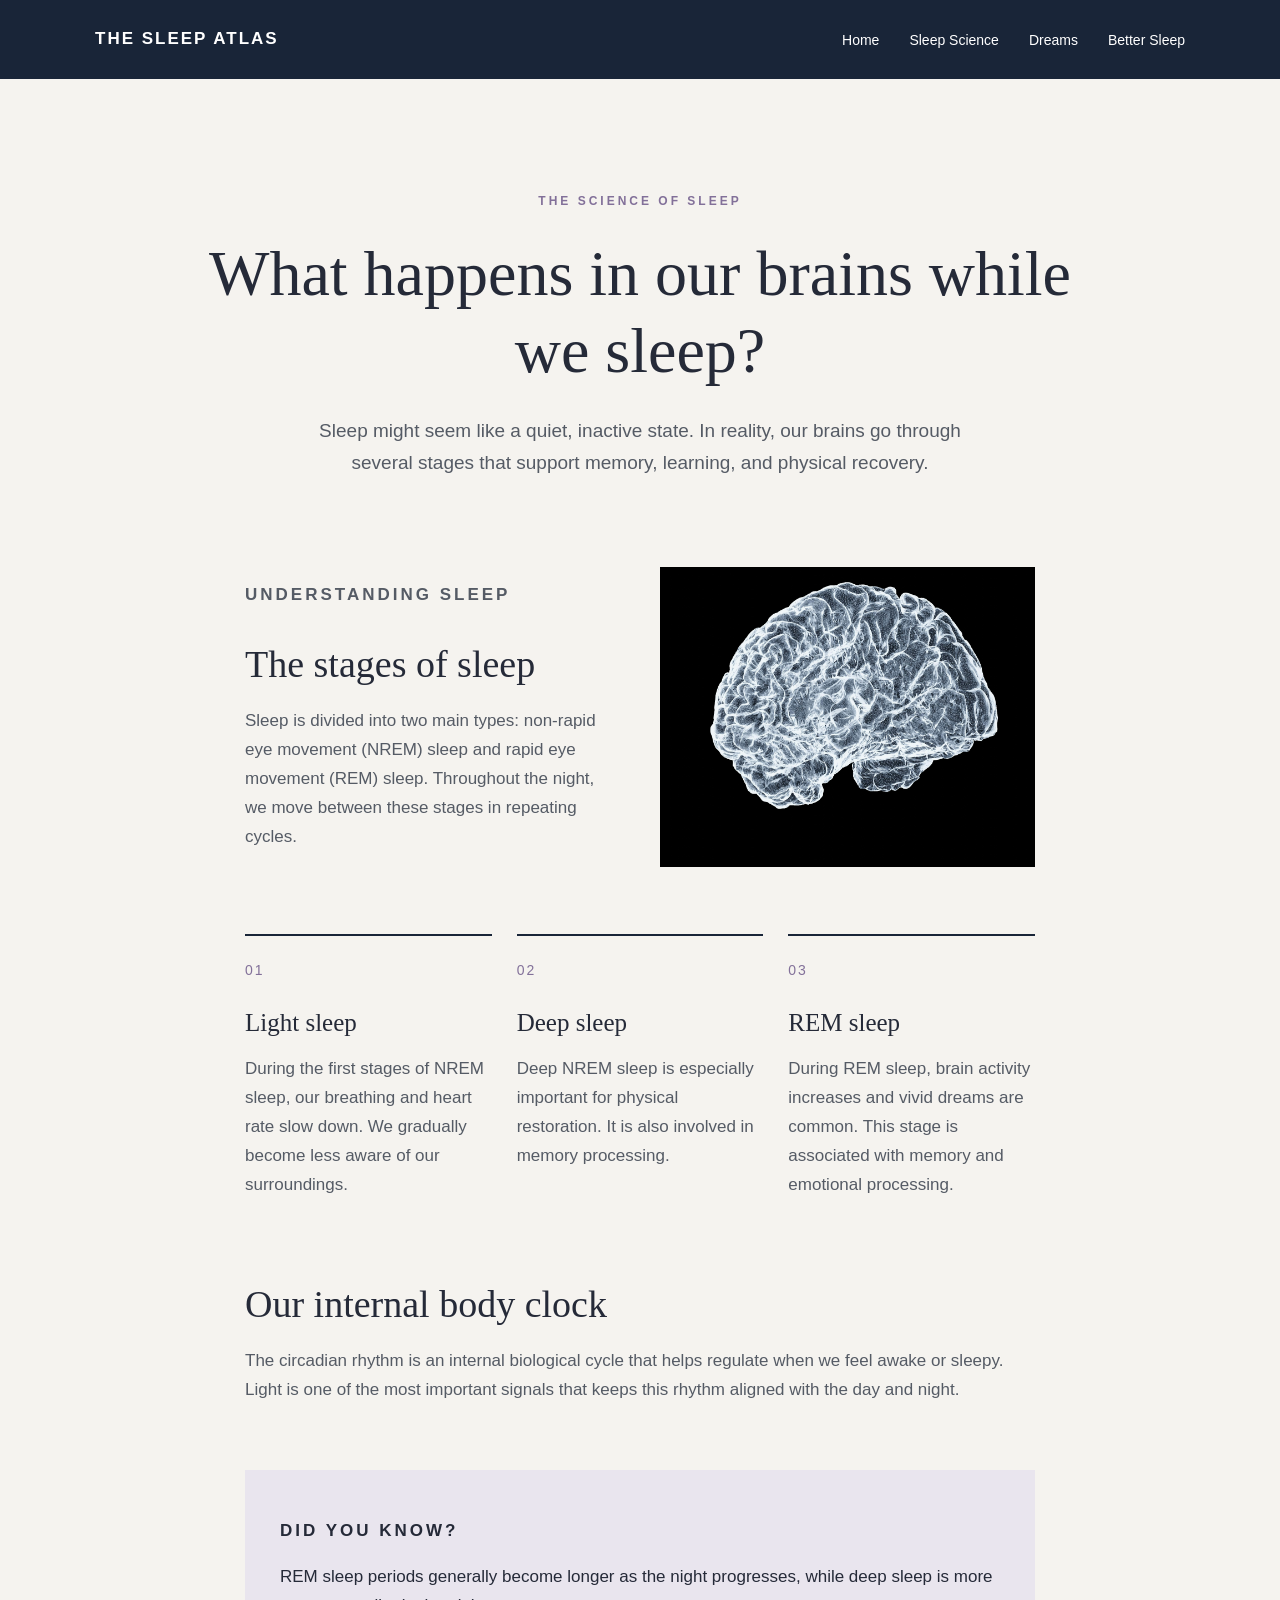
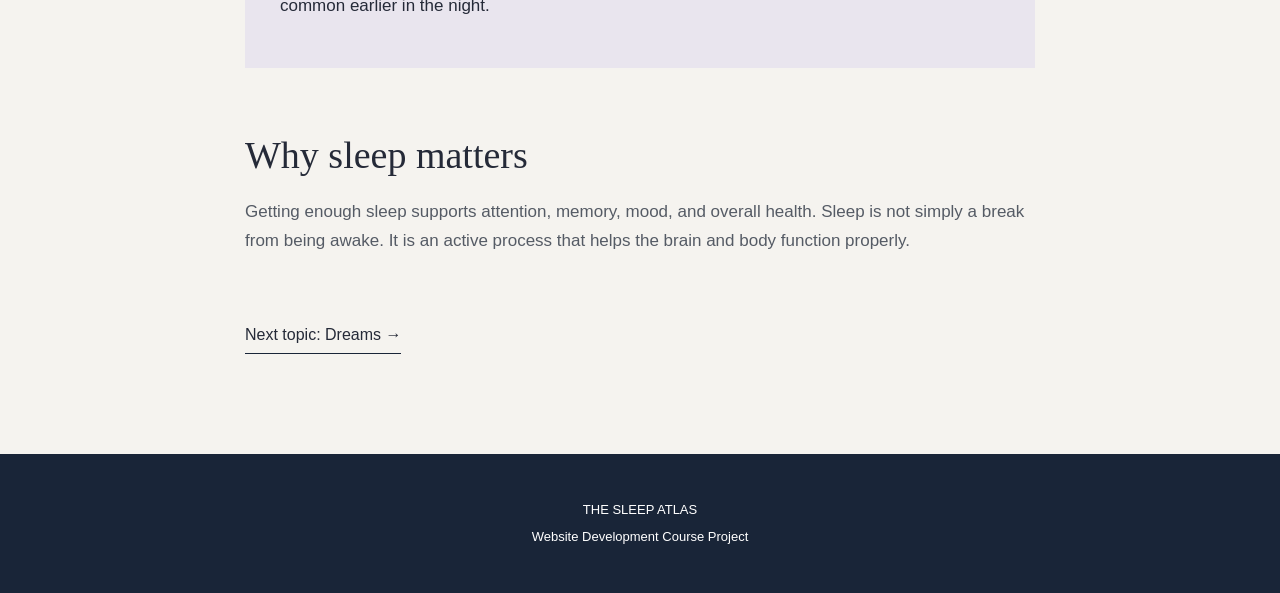
<file: WS_07/science.html>
<!doctype html>
<html lang="en">
  <head>
    <meta charset="UTF-8" />
    <meta name="viewport" content="width=device-width, initial-scale=1.0" />
    <title>Sleep Science | The Sleep Atlas</title>
    <link rel="stylesheet" href="style.css" />
  </head>
  <body>
    <header>
      <nav class="navbar">
        <a href="index.html" class="logo">THE SLEEP ATLAS</a>

        <ul class="nav-links">
          <li><a href="index.html">Home</a></li>
          <li><a href="science.html" aria-current="page">Sleep Science</a></li>
          <li><a href="dreams.html">Dreams</a></li>
          <li><a href="better-sleep.html">Better Sleep</a></li>
        </ul>
      </nav>
    </header>

    <main class="article-page">
      <section class="article-header">
        <p class="article-label">THE SCIENCE OF SLEEP</p>
        <h1>What happens in our brains while we sleep?</h1>
        <p class="article-intro">
          Sleep might seem like a quiet, inactive state. In reality, our brains
          go through several stages that support memory, learning, and physical
          recovery.
        </p>
      </section>

      <article class="article-content">
        <section class="science-introduction">
          <div class="science-introduction-text">
            <p class="article-label">UNDERSTANDING SLEEP</p>
            <h2>The stages of sleep</h2>
            <p>
              Sleep is divided into two main types: non-rapid eye movement
              (NREM) sleep and rapid eye movement (REM) sleep. Throughout the
              night, we move between these stages in repeating cycles.
            </p>
          </div>

          <img
            src="images/science.jpg"
            alt="Scientific illustration of the human brain"
          />
        </section>

        <section class="sleep-stages">
          <div>
            <span class="stage-number">01</span>
            <h3>Light sleep</h3>
            <p>
              During the first stages of NREM sleep, our breathing and heart
              rate slow down. We gradually become less aware of our
              surroundings.
            </p>
          </div>

          <div>
            <span class="stage-number">02</span>
            <h3>Deep sleep</h3>
            <p>
              Deep NREM sleep is especially important for physical restoration.
              It is also involved in memory processing.
            </p>
          </div>

          <div>
            <span class="stage-number">03</span>
            <h3>REM sleep</h3>
            <p>
              During REM sleep, brain activity increases and vivid dreams are
              common. This stage is associated with memory and emotional
              processing.
            </p>
          </div>
        </section>

        <section>
          <h2>Our internal body clock</h2>
          <p>
            The circadian rhythm is an internal biological cycle that helps
            regulate when we feel awake or sleepy. Light is one of the most
            important signals that keeps this rhythm aligned with the day and
            night.
          </p>
        </section>

        <aside class="science-fact">
          <p class="article-label">DID YOU KNOW?</p>
          <p>
            REM sleep periods generally become longer as the night progresses,
            while deep sleep is more common earlier in the night.
          </p>
        </aside>

        <section>
          <h2>Why sleep matters</h2>
          <p>
            Getting enough sleep supports attention, memory, mood, and overall
            health. Sleep is not simply a break from being awake. It is an
            active process that helps the brain and body function properly.
          </p>
        </section>

        <a class="next-article" href="dreams.html"> Next topic: Dreams → </a>
      </article>
    </main>

    <footer>
      <p>THE SLEEP ATLAS</p>
      <p>Website Development Course Project</p>
    </footer>
  </body>
</html>
</file>
<file: WS_02/styles.css>
body {
    background-color: lightgray;
    font-family: Arial, sans-serif;
}

h1 {
    font-size: 2em;
}

p {
    color: blue;
}

.content-box {
    padding: 20px;
    margin: 10px;
    background-color: #f0f0f0;
    border: 1px solid #ccc;
}

table {
    width: 100%;
    border-collapse: collapse;
}

th, td {
    border: 1px solid #ddd;
    padding: 8px;
    text-align: left;
}

th {
    background-color: #f2f2f2;
}

form {
    display: flex;
    flex-direction: column;
    gap: 10px;
}

label {
    font-weight: bold;
}

input[type="text"],
input[type="email"] {
    padding: 8px;
    border: 1px solid #ddd;
    border-radius: 4px;
}

input[type="submit"] {
    background-color: #4CAF50;
    color: white;
    padding: 10px;
    border: none;
    border-radius: 4px;
    cursor: pointer;
}

input[type="submit"]:hover {
    background-color: #45a049;
}
</file>
<file: WS_03/styles.css>
body {
    background-color: lightgray;
    font-family: Arial, sans-serif;
}

h1 {
    font-size: 2em;
}

p {
    color: blue;
}

.content-box {
    padding: 20px;
    margin: 10px;
    background-color: #f0f0f0;
    border: 1px solid #ccc;
}

table {
    width: 100%;
    border-collapse: collapse;
}

th, td {
    border: 1px solid #ddd;
    padding: 8px;
    text-align: left;
}

th {
    background-color: #f2f2f2;
}

form {
    display: flex;
    flex-direction: column;
    gap: 10px;
}

label {
    font-weight: bold;
}

input[type="text"],
input[type="email"] {
    padding: 8px;
    border: 1px solid #ddd;
    border-radius: 4px;
}

input[type="submit"] {
    background-color: #4CAF50;
    color: white;
    padding: 10px;
    border: none;
    border-radius: 4px;
    cursor: pointer;
}

input[type="submit"]:hover {
    background-color: #45a049;
}
.transition-button {
    background-color: lightblue;
    padding: 10px 20px;
    border: none;
    cursor: pointer;
    transition: background-color 0.3s ease;
}

.transition-button:hover {
    background-color: lightcoral;
}
.animation-box {
    width: 50px;
    height: 50px;
    background-color: lightgreen;
    position: relative;
    animation: move 2s infinite alternate;
}

@keyframes move {
    from {
        left: 0;
    }
    to {
        left: 100px;
    }
}
.pseudo-list li:nth-child(odd) {
    background-color: lightgray;
}

.pseudo-list li:nth-child(even) {
    background-color: white;
}
.filter-image {
    filter: grayscale(100%);
    transition: filter 0.3s ease;
}

.filter-image:hover {
    filter: grayscale(0%);
}
.quote {
    position: relative;
    padding-left: 20px;
    font-style: italic;
}

.quote::before {
    content: '“';
    font-size: 40px;
    position: absolute;
    left: 0;
    top: 0;
    color: gray;
}
</file>
<file: WS_04/style.css>
body {
  font-family: Arial, sans-serif;
  margin: 20px;
}

header, footer {
  background-color: #eeeeee;
  padding: 20px;
  text-align: center;
}

nav a {
  margin: 10px;
}

section {
  margin: 30px 0;
}

/* Task 2: Grid Layout */
.grid-container {
  display: grid;
  grid-template-columns: repeat(3, 1fr);
  gap: 10px;
}

.grid-item {
  background-color: lightgreen;
  padding: 20px;
  text-align: center;
}

/* Task 3: Flexbox Layout */
.flex-container {
  display: flex;
  justify-content: space-around;
  align-items: center;
}

.box {
  background-color: lightblue;
  padding: 20px;
  text-align: center;
}

/* Task 4: Media Queries */
.responsive-box {
  padding: 20px;
  text-align: center;
}

@media (max-width: 600px) {
  .responsive-box {
    background-color: lightcoral;
  }
}

@media (min-width: 601px) {
  .responsive-box {
    background-color: lightseagreen;
  }
}
</file>
<file: WS_05/styles.css>
body {
    background-color: lightgray;
    font-family: Arial, sans-serif;
}

h1 {
    font-size: 2em;
}

p {
    color: blue;
}

.content-box {
    padding: 20px;
    margin: 10px;
    background-color: #f0f0f0;
    border: 1px solid #ccc;
}

table {
    width: 100%;
    border-collapse: collapse;
}

th, td {
    border: 1px solid #ddd;
    padding: 8px;
    text-align: left;
}

th {
    background-color: #f2f2f2;
}

form {
    display: flex;
    flex-direction: column;
    gap: 10px;
}

label {
    font-weight: bold;
}

input[type="text"],
input[type="email"] {
    padding: 8px;
    border: 1px solid #ddd;
    border-radius: 4px;
}

input[type="submit"] {
    background-color: #4CAF50;
    color: white;
    padding: 10px;
    border: none;
    border-radius: 4px;
    cursor: pointer;
}

input[type="submit"]:hover {
    background-color: #45a049;
}
.transition-button {
    background-color: lightblue;
    padding: 10px 20px;
    border: none;
    cursor: pointer;
    transition: background-color 0.3s ease;
}

.transition-button:hover {
    background-color: lightcoral;
}
.animation-box {
    width: 50px;
    height: 50px;
    background-color: lightgreen;
    position: relative;
    animation: move 2s infinite alternate;
}

@keyframes move {
    from {
        left: 0;
    }
    to {
        left: 100px;
    }
}
.pseudo-list li:nth-child(odd) {
    background-color: lightgray;
}

.pseudo-list li:nth-child(even) {
    background-color: white;
}
.filter-image {
    filter: grayscale(100%);
    transition: filter 0.3s ease;
}

.filter-image:hover {
    filter: grayscale(0%);
}
.quote {
    position: relative;
    padding-left: 20px;
    font-style: italic;
}

.quote::before {
    content: '“';
    font-size: 40px;
    position: absolute;
    left: 0;
    top: 0;
    color: gray;
}

.responsive-container {
    display: flex;
    flex-wrap: wrap;
    gap: 10px;
}

.column {
    flex: 1;
    padding: 10px;
    background-color: lightblue;
    box-sizing: border-box;
}

@media (max-width: 600px) {
    .column {
        flex: 100%;
    }
}
.responsive-image {
    max-width: 100%;
    height: auto;
}
.media-query-box {
    padding: 20px;
    text-align: center;
}

@media (max-width: 600px) {
    .media-query-box {
        background-color: lightcoral;
    }
}

@media (min-width: 601px) {
    .media-query-box {
        background-color: lightblue;
    }
}
.responsive-nav .nav-list {
    display: flex;
    list-style: none;
    gap: 20px;
    padding: 10px;
}

.menu-toggle {
    display: none;
}

@media (max-width: 600px) {
    .responsive-nav .nav-list {
        display: none;
        flex-direction: column;
    }

    .responsive-nav .nav-list.active {
        display: flex;
    }

    .responsive-nav .menu-toggle {
        display: block;
    }
}
</file>
<file: WS_07/style.css>
/* General styles */
* {
    box-sizing: border-box;
}

body {
    margin: 0;
    font-family: Arial, sans-serif;
    background-color: #f5f3ef;
    color: #252a38;
    line-height: 1.7;
}

h1, h2, h3 {
    font-family: Georgia, serif;
    font-weight: normal;
    line-height: 1.2;
}

a {
    color: inherit;
}

/* Navigation */
header {
    background-color: #192538;
    color: #ffffff;
}

.navbar {
    max-width: 1150px;
    margin: auto;
    padding: 25px 30px;
    display: flex;
    justify-content: space-between;
    align-items: center;
    gap: 30px;
}

.logo {
    font-size: 17px;
    font-weight: bold;
    letter-spacing: 2px;
    text-decoration: none;
}

.nav-links {
    display: flex;
    gap: 30px;
    list-style: none;
    margin: 0;
    padding: 0;
}

.nav-links a {
    text-decoration: none;
    font-size: 14px;
}

.nav-links a:hover {
    color: #c7b9dc;
}

/* Hero section */
.hero {
    background-color: #192538;
    color: #ffffff;
    padding: 90px 30px 95px;
}

.hero-content {
    max-width: 900px;
    margin: auto;
}

.subtitle {
    font-size: 12px;
    letter-spacing: 3px;
    color: #c7b9dc;
}

.hero h1 {
    max-width: 750px;
    font-size: clamp(42px, 5vw, 68px);
    margin: 25px 0;
}

.hero-content > p:not(.subtitle) {
    max-width: 550px;
    color: #d1d6df;
    font-size: 17px;
}

.hero-link {
    display: inline-block;
    margin-top: 25px;
    padding-bottom: 5px;
    border-bottom: 1px solid #c7b9dc;
    text-decoration: none;
}

.hero-link:hover {
    color: #c7b9dc;
}

/* Moon image */

/* Moon image */
@media (min-width: 901px) {
    .hero {
        background-image:
            linear-gradient(
                90deg,
                #192538 0%,
                rgba(25, 37, 56, 0.98) 35%,
                rgba(25, 37, 56, 0.75) 65%,
                rgba(25, 37, 56, 0.15) 100%
            ),
            url("images/moon.jpg");

        background-size: cover;
        background-position: center;
        background-repeat: no-repeat;
    }

    .hero-content {
        max-width: 1150px;
    }

    .hero h1 {
        max-width: 750px;
    }
}


/* Introduction */
.introduction {
    max-width: 850px;
    margin: 0 auto;
    padding: 100px 30px;
    text-align: center;
}

.introduction h2 {
    font-size: 42px;
}

.introduction p {
    font-size: 18px;
    color: #555b65;
}

/* Explore section */
.explore {
    max-width: 1150px;
    margin: 0 auto;
    padding: 30px 30px 110px;
}

.explore h2 {
    font-size: 38px;
    margin-bottom: 40px;
}

.explore-grid {
    display: grid;
    grid-template-columns: repeat(3, 1fr);
    gap: 25px;
}

.explore-grid article {
    border-top: 2px solid #192538;
    padding: 25px 5px;
}

.explore-grid h3 {
    font-size: 27px;
}

.explore-grid p {
    color: #555b65;
}

.explore-grid a {
    display: inline-block;
    margin-top: 15px;
    text-decoration: underline;
    text-underline-offset: 5px;
}

.explore-grid a:hover {
    color: #74618e;
}

/* Footer */
footer {
    background-color: #192538;
    color: #ffffff;
    text-align: center;
    padding: 40px 20px;
}

footer p {
    margin: 5px 0;
    font-size: 13px;
}

/* Tablet layout */
@media (max-width: 900px) {
    .hero {
        padding: 80px 30px;
    }

    .hero-content {
        max-width: 700px;
    }
}

/* Mobile layout */
@media (max-width: 700px) {
    .navbar {
        flex-direction: column;
        align-items: flex-start;
        gap: 20px;
    }

    .nav-links {
        flex-wrap: wrap;
        gap: 12px 20px;
    }

    .hero {
        padding: 70px 25px 85px;
    }

    .hero h1 {
        font-size: clamp(34px, 9vw, 44px);
    }

    .hero-content > p:not(.subtitle) {
        font-size: 16px;
    }

    .introduction {
        padding: 70px 25px;
    }

    .introduction h2 {
        font-size: 34px;
    }

    .explore {
        padding: 20px 25px 70px;
    }

    .explore h2 {
        font-size: 32px;
    }

    .explore-grid {
        grid-template-columns: 1fr;
    }
}

/* Explore images */
.explore-grid {
    grid-template-columns: repeat(3, minmax(0, 1fr));
}

.explore-grid article {
    min-width: 0;
}

.explore-grid img {
    display: block;
    width: 100%;
    height: 240px;
    object-fit: cover;
    margin-bottom: 25px;
    transition: opacity 0.3s ease;
}

.explore-grid img:hover {
    opacity: 0.85;
}

/* Responsive images */
@media (max-width: 700px) {
    .explore-grid {
        grid-template-columns: 1fr;
    }

    .explore-grid img {
        height: 220px;
    }
}


/* Article pages */
.article-page {
    background-color: #f5f3ef;
}

.article-header {
    max-width: 950px;
    margin: 0 auto;
    padding: 100px 30px 65px;
    text-align: center;
}

.article-label {
    color: #827099;
    font-size: 12px;
    font-weight: bold;
    letter-spacing: 3px;
}

.article-header h1 {
    font-size: clamp(40px, 5vw, 68px);
    margin: 25px 0;
}

.article-intro {
    max-width: 680px;
    margin: 0 auto;
    font-size: 19px;
    color: #555b65;
}

.article-content {
    max-width: 850px;
    margin: 0 auto;
    padding: 20px 30px 100px;
}

.article-content section {
    margin-bottom: 65px;
}

.article-content h2 {
    font-size: 38px;
    margin-bottom: 20px;
}

.article-content p {
    color: #555b65;
    font-size: 17px;
}

.sleep-stages {
    display: grid;
    grid-template-columns: repeat(3, minmax(0, 1fr));
    gap: 25px;
}

.sleep-stages > div {
    border-top: 2px solid #192538;
    padding-top: 20px;
}

.stage-number {
    color: #827099;
    font-size: 14px;
    letter-spacing: 2px;
}

.sleep-stages h3 {
    font-size: 25px;
    margin-bottom: 15px;
}

.science-fact {
    background-color: #e9e5ee;
    padding: 30px 35px;
    margin-bottom: 65px;
}

.science-fact p {
    color: #252a38;
}

.next-article {
    display: inline-block;
    padding-bottom: 5px;
    border-bottom: 1px solid #192538;
    text-decoration: none;
}

.next-article:hover {
    color: #827099;
}

/* Article mobile layout */
@media (max-width: 700px) {
    .article-header {
        padding: 65px 25px 40px;
    }

    .article-content {
        padding: 20px 25px 70px;
    }

    .article-content h2 {
        font-size: 31px;
    }

    .sleep-stages {
        grid-template-columns: 1fr;
    }

    .science-fact {
        padding: 25px;
    }
}

/* Dreams page */
.dreams-image {
    max-width: 1100px;
    margin: 0 auto 80px;
    padding: 0 30px;
}

.dreams-image img {
    display: block;
    width: 100%;
    height: 420px;
    object-fit: cover;
}

.dream-facts {
    display: grid;
    grid-template-columns: repeat(3, minmax(0, 1fr));
    gap: 25px;
    margin-top: 35px;
}

.dream-facts > div {
    border-top: 2px solid #192538;
    padding-top: 20px;
}

.dream-facts h3 {
    font-size: 24px;
    margin: 15px 0;
}

/* Dreams mobile layout */
@media (max-width: 700px) {
    .dreams-image {
        margin-bottom: 45px;
        padding: 0 25px;
    }

    .dreams-image img {
        height: 250px;
    }

    .dream-facts {
        grid-template-columns: 1fr;
    }
}

/* Sleep Science - image and text layout */
.science-introduction {
    display: grid;
    grid-template-columns: minmax(0, 1fr) minmax(0, 1fr);
    align-items: center;
    gap: 40px;
}

.science-introduction-text {
    min-width: 0;
}

.science-introduction img {
    display: block;
    width: 100%;
    height: 300px;
    object-fit: cover;
}

/* Mobile layout */
@media (max-width: 700px) {
    .science-introduction {
        grid-template-columns: 1fr;
        gap: 25px;
    }

    .science-introduction img {
        height: 240px;
    }
}

/* Better Sleep page */
.better-sleep-feature {
    max-width: 1100px;
    margin: 0 auto 90px;
    padding: 0 30px;
    display: grid;
    grid-template-columns: repeat(2, minmax(0, 1fr));
    align-items: center;
    gap: 55px;
}

.better-sleep-feature img {
    display: block;
    width: 100%;
    height: 380px;
    object-fit: cover;
}

.better-sleep-feature h2 {
    font-size: 42px;
    margin: 20px 0;
}

.better-sleep-feature p:not(.article-label) {
    font-size: 17px;
    color: #555b65;
}

.sleep-tips {
    display: grid;
    grid-template-columns: repeat(2, minmax(0, 1fr));
    gap: 40px;
    margin-top: 40px;
}

.sleep-tips > div {
    border-top: 2px solid #192538;
    padding-top: 20px;
}

.sleep-tips h3 {
    font-size: 26px;
    margin: 15px 0;
}

.evening-routine {
    background-color: #e9e5ee;
    padding: 40px;
}

.evening-routine ol {
    padding-left: 25px;
    line-height: 2;
}

.evening-routine li {
    padding-left: 8px;
}

/* Better Sleep mobile layout */
@media (max-width: 700px) {
    .better-sleep-feature {
        grid-template-columns: 1fr;
        gap: 25px;
        margin-bottom: 55px;
        padding: 0 25px;
    }

    .better-sleep-feature img {
        height: 260px;
    }

    .better-sleep-feature h2 {
        font-size: 34px;
    }

    .sleep-tips {
        grid-template-columns: 1fr;
        gap: 25px;
    }

    .evening-routine {
        padding: 25px;
    }
}

/* Mobile navigation improvements */
@media (max-width: 700px) {
    .navbar {
        align-items: center;
        text-align: center;
    }

    .nav-links {
        justify-content: center;
        gap: 12px 20px;
    }

    .nav-links a {
        display: inline-block;
        padding: 6px 0;
        font-size: 13px;
    }
}
</file>
